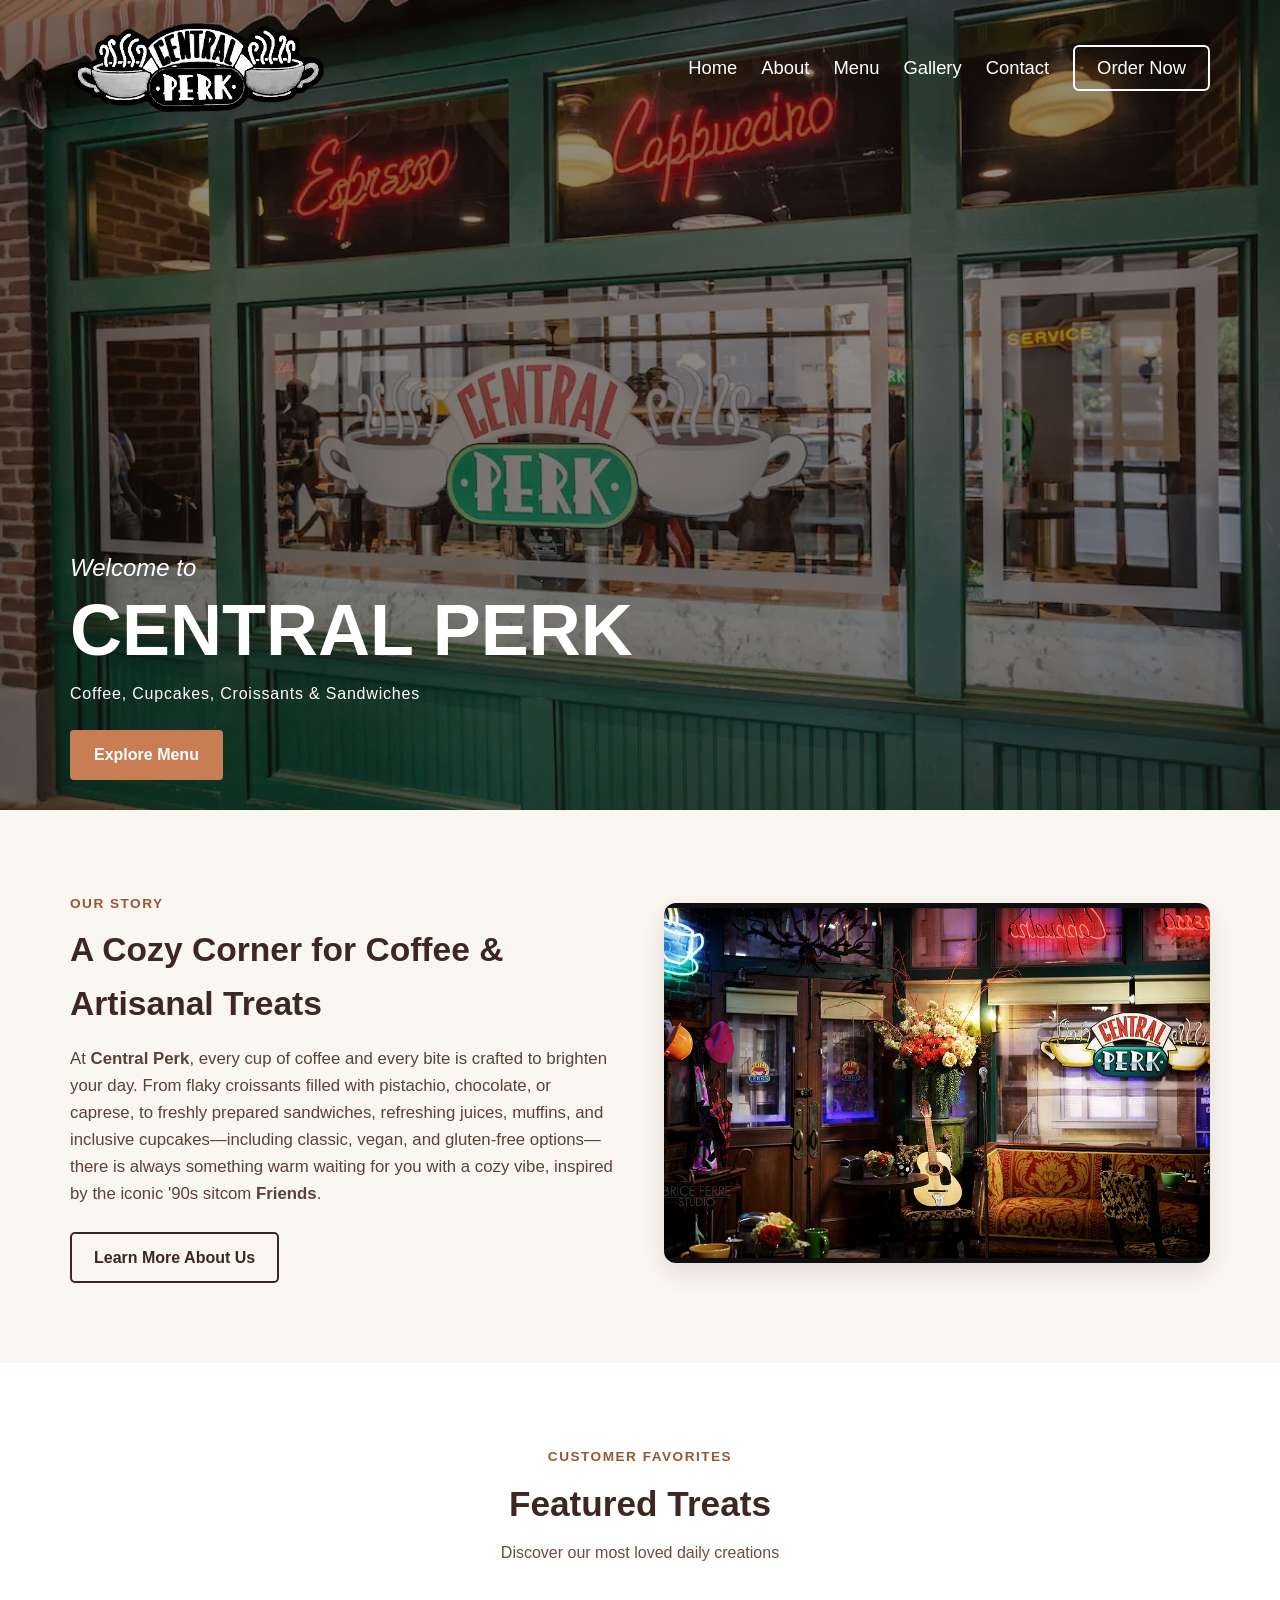
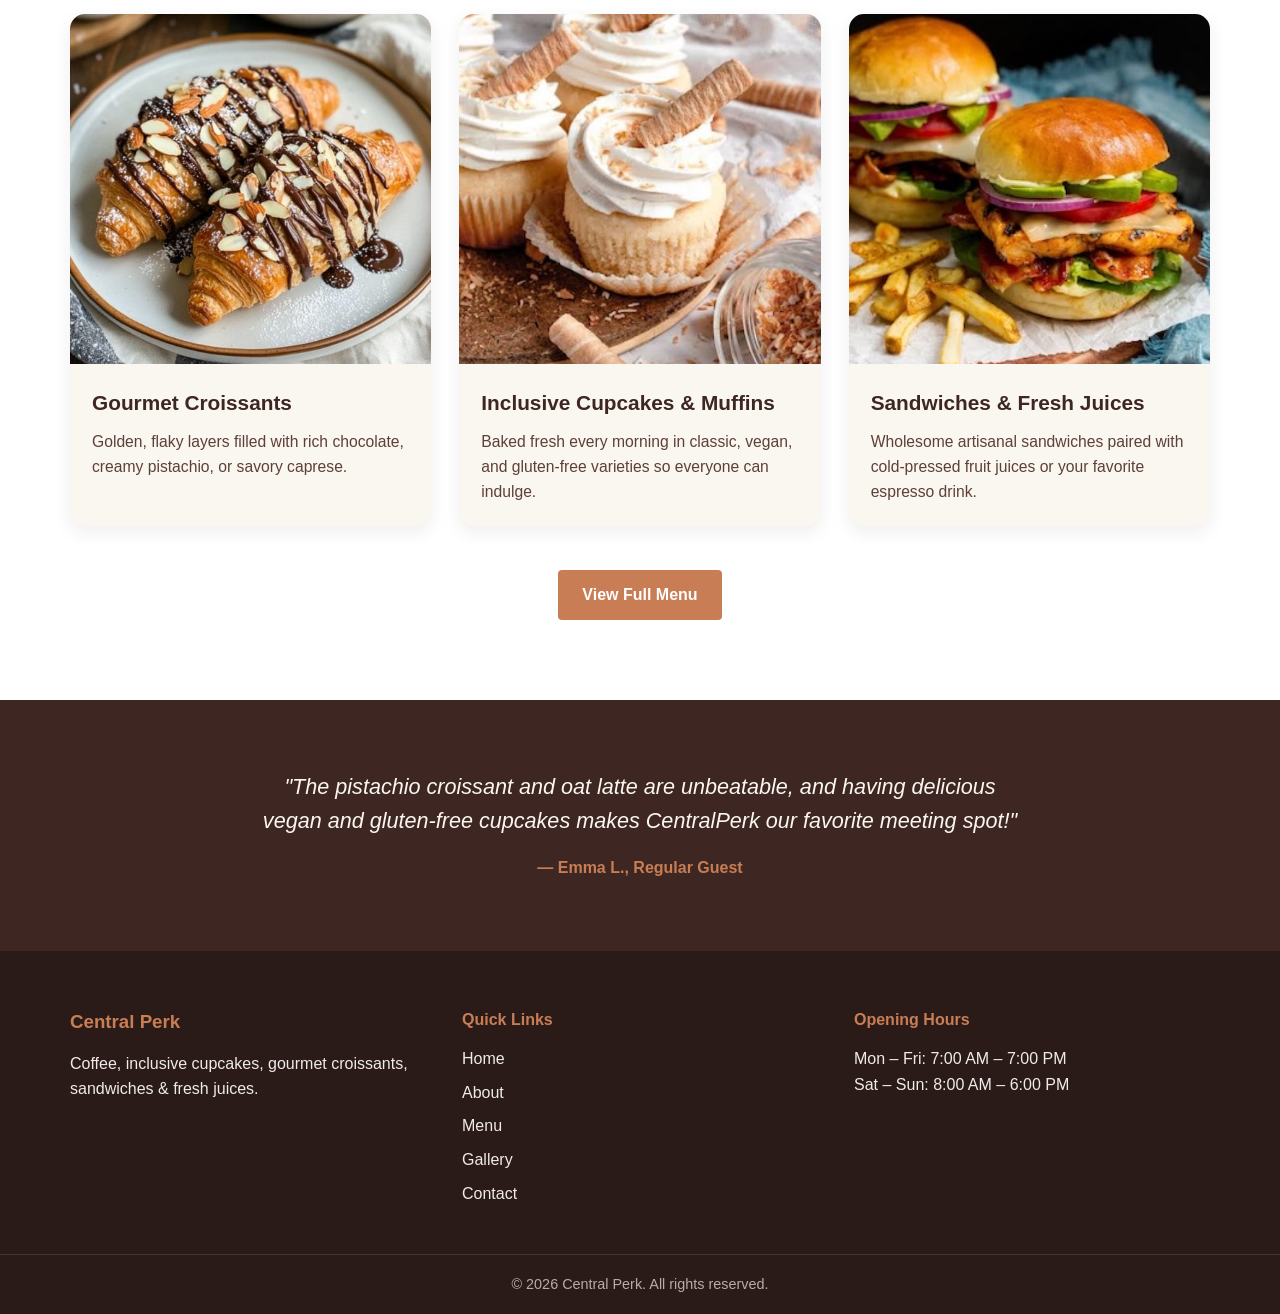
<file: index.html>
<!DOCTYPE html>
<html lang="en">
<head>
  <meta charset="UTF-8" />
  <meta name="viewport" content="width=device-width, initial-scale=1.0" />
  <title>Central Perk | Coffee, Cupcakes & Croissants</title>
  <link rel="stylesheet" href="css/styles.css" />
</head>
<body>
    <!--HERO AND NAVBAR-->
  <section class="hero">
    <header class="navbar">
      <a href="index.html" class="brand">
       <img src="Imagenes/litelogo2-bn.png" alt="CentralPerk Logo" class="logo-img" /> 
     </a>
      <nav class="nav-menu">
        <a href="index.html">Home</a>
        <a href="about.html">About</a>
        <a href="menu.html">Menu</a>
        <a href="gallery.html">Gallery</a>
        <a href="contact.html">Contact</a>
        <a href="menu.html" class="nav-cta">Order Now</a>
      </nav>
    </header>

    <div class="hero-overlay-content">
      <span class="hero-script">Welcome to</span>
      <h1>Central Perk</h1>
      <p class="hero-tagline">Coffee, Cupcakes, Croissants & Sandwiches</p>
      <a href="menu.html" class="hero-btn">Explore Menu</a>
    </div>
  </section>
  <!-- 1. WELCOME / SHORT STORY -->
  <section class="welcome-section">
    <div class="container welcome-grid">
      <div class="welcome-text">
        <span class="section-tag">Our Story</span>
        <h2>A Cozy Corner for Coffee & Artisanal Treats</h2>
        <p>
          At <strong>Central Perk</strong>, every cup of coffee and every bite is crafted to brighten your day. 
          From flaky croissants filled with pistachio, chocolate, or caprese, to freshly prepared sandwiches, 
          refreshing juices, muffins, and inclusive cupcakes—including classic, vegan, and gluten-free options—there is 
          always something warm waiting for you with a cozy vibe, inspired by the iconic '90s sitcom <strong> Friends</strong>.
        </p>
        <a href="about.html" class="btn-secondary">Learn More About Us</a>
      </div>
      <div class="welcome-image">
        <img src="Imagenes/CentralPerk.webp" alt="Coffee and pastries at CentralPerk" />
      </div>
    </div>
  </section>

  <!-- 2. FEATURED TREATS -->
  <section class="featured-section">
    <div class="container">
      <div class="section-header">
        <span class="section-tag">Customer Favorites</span>
        <h2>Featured Treats</h2>
        <p>Discover our most loved daily creations</p>
      </div>

      <div class="cards-grid">
        <!-- Card 1 -->
        <article class="product-card">
          <img src="Imagenes/croissantnutella.jpg" alt="Gourmet Filled Croissants" />
          <div class="card-body">
            <h3>Gourmet Croissants</h3>
            <p>Golden, flaky layers filled with rich chocolate, creamy pistachio, or savory caprese.</p>
          </div>
        </article>

        <!-- Card 2 -->
        <article class="product-card">
          <img src="Imagenes/GlutenFreeCoconutCupcakes.jpeg"Classic, Vegan and Gluten-Free Cupcakes" />
          <div class="card-body">
            <h3>Inclusive Cupcakes & Muffins</h3>
            <p>Baked fresh every morning in classic, vegan, and gluten-free varieties so everyone can indulge.</p>
          </div>
        </article>

        <!-- Card 3 -->
        <article class="product-card">
          <img src="Imagenes/grilledchickensandwich.jpeg" alt="Fresh Sandwiches and Juices" />
          <div class="card-body">
            <h3>Sandwiches & Fresh Juices</h3>
            <p>Wholesome artisanal sandwiches paired with cold-pressed fruit juices or your favorite espresso drink.</p>
          </div>
        </article>
      </div>

      <div class="center-cta">
        <a href="menu.html" class="hero-btn">View Full Menu</a>
      </div>
    </div>
  </section>

  <!-- 3. TESTIMONIAL -->
  <section class="testimonial-section">
    <div class="container testimonial-box">
      <blockquote>
        "The pistachio croissant and oat latte are unbeatable, and having delicious vegan and gluten-free cupcakes makes CentralPerk our favorite meeting spot!"
      </blockquote>
      <cite>— Emma L., Regular Guest</cite>
    </div>
  </section>

  <!-- 4. FOOTER -->
  <footer class="site-footer">
    <div class="container footer-grid">
      <div class="footer-col">
        <h3>Central Perk</h3>
        <p>Coffee, inclusive cupcakes, gourmet croissants, sandwiches & fresh juices.</p>
      </div>
      <div class="footer-col">
        <h4>Quick Links</h4>
        <ul>
          <li><a href="index.html">Home</a></li>
          <li><a href="about.html">About</a></li>
          <li><a href="menu.html">Menu</a></li>
          <li><a href="gallery.html">Gallery</a></li>
          <li><a href="contact.html">Contact</a></li>
        </ul>
      </div>
      <div class="footer-col">
        <h4>Opening Hours</h4>
        <p>Mon – Fri: 7:00 AM – 7:00 PM</p>
        <p>Sat – Sun: 8:00 AM – 6:00 PM</p>
      </div>
    </div>
    <div class="footer-bottom">
      <p>© 2026 Central Perk. All rights reserved.</p>
    </div>
  </footer>
</body>
</html>
</file>
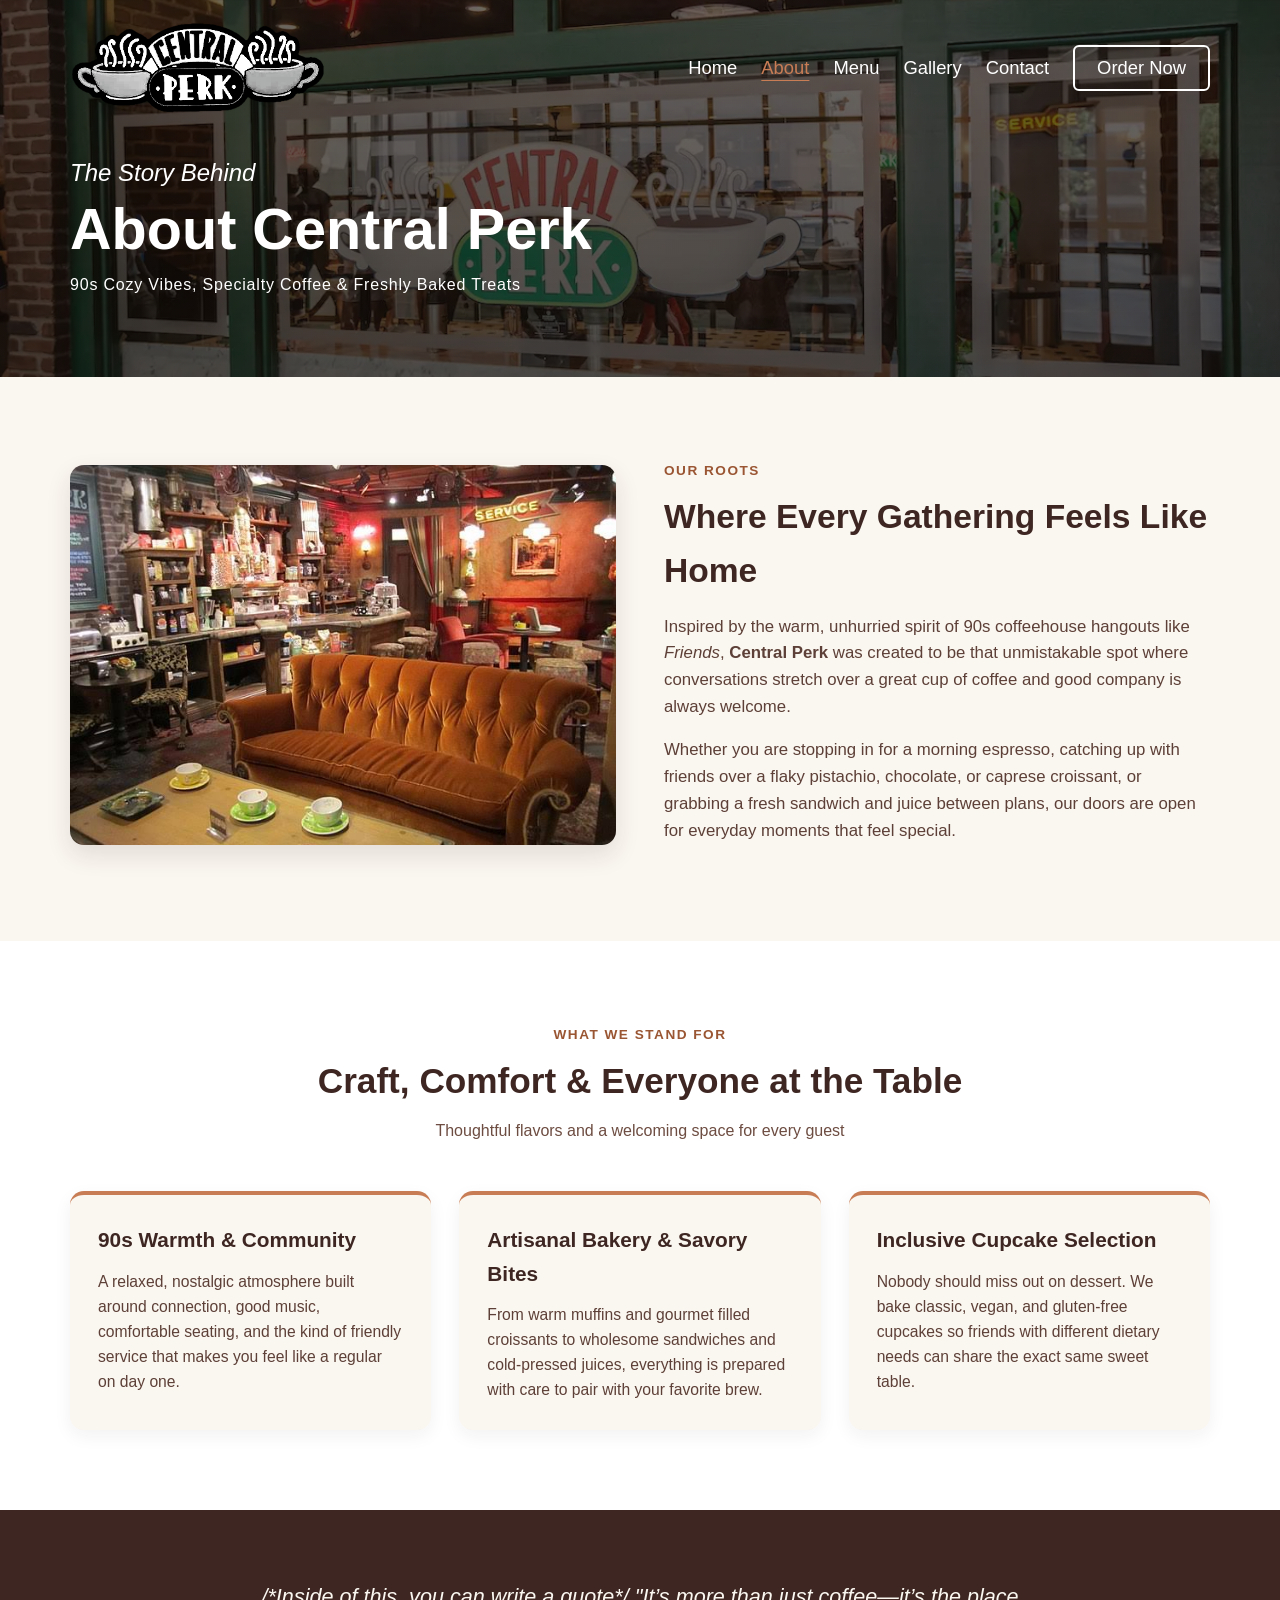
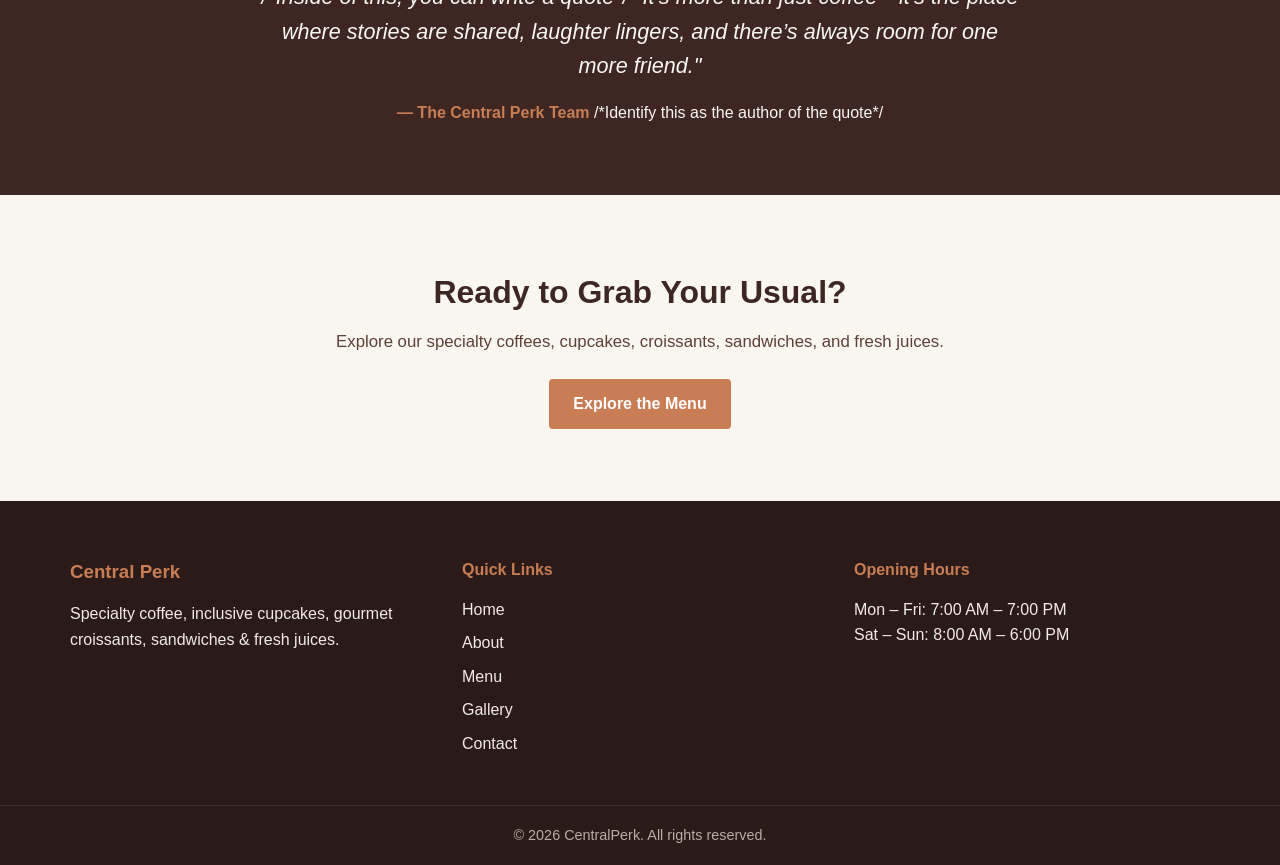
<file: about.html>
<!DOCTYPE html>
<html lang="en">
<head>
  <meta charset="UTF-8" />
  <meta name="viewport" content="width=device-width, initial-scale=1.0" />
  <title>About Us | Central Perk</title>
  <link rel="stylesheet" href="css/styles.css" />
  <link rel="stylesheet" href="css/about.css" />
</head>
<body>

  <!--HEADER-->
  <header class="page-header">
    <div class="navbar">
      <a href="index.html" class="brand">
        <img src="Imagenes/litelogo2-bn.png" alt="CentralPerk Logo" class="logo-img" />
      </a>
      <nav class="nav-menu">
        <a href="index.html">Home</a>
        <a href="about.html" class="active-link">About</a>
        <a href="menu.html">Menu</a>
        <a href="gallery.html">Gallery</a>
        <a href="contact.html">Contact</a>
        <a href="menu.html" class="nav-cta">Order Now</a>
      </nav>
    </div>

    <div class="page-banner-content">
      <span class="hero-script">The Story Behind</span>
      <h1>About Central Perk</h1>
      <p class="hero-tagline">90s Cozy Vibes, Specialty Coffee & Freshly Baked Treats</p>
    </div>
  </header>

  <!-- STORY-->
  <section class="about-story-section">
    <div class="container about-grid">
      <div class="about-image">
        <img src="Imagenes/cozyplace.jpeg" alt="Cozy 90s inspired lounge corner at Central Perk" />
      </div>
      <div class="about-text">
        <span class="section-tag">Our Roots</span>
        <h2>Where Every Gathering Feels Like Home</h2>
        <p>
          Inspired by the warm, unhurried spirit of 90s coffeehouse hangouts like <em>Friends</em>,
          <strong>Central Perk</strong> was created to be that unmistakable spot where conversations stretch
          over a great cup of coffee and good company is always welcome.
        </p>
        <p>
          Whether you are stopping in for a morning espresso, catching up with friends over a flaky
          pistachio, chocolate, or caprese croissant, or grabbing a fresh sandwich and juice between plans,
          our doors are open for everyday moments that feel special.
        </p>
      </div>
    </div>
  </section>

  <!-- OUR VALUES -->
  <section class="about-values-section">
    <div class="container">
      <div class="section-header">
        <span class="section-tag">What We Stand For</span>
        <h2>Craft, Comfort & Everyone at the Table</h2>
        <p>Thoughtful flavors and a welcoming space for every guest</p>
      </div>

      <div class="values-grid">
        <article class="value-card">
          <h3>90s Warmth & Community</h3>
          <p>
            A relaxed, nostalgic atmosphere built around connection, good music, comfortable seating,
            and the kind of friendly service that makes you feel like a regular on day one.
          </p>
        </article>

        <article class="value-card">
          <h3>Artisanal Bakery & Savory Bites</h3>
          <p>
            From warm muffins and gourmet filled croissants to wholesome sandwiches and cold-pressed juices,
            everything is prepared with care to pair with your favorite brew.
          </p>
        </article>

        <article class="value-card">
          <h3>Inclusive Cupcake Selection</h3>
          <p>
            Nobody should miss out on dessert. We bake classic, vegan, and gluten-free cupcakes so
            friends with different dietary needs can share the exact same sweet table.
          </p>
        </article>
      </div>
    </div>
  </section>

  <!-- DATES, TESTIMONIALS -->
  <section class="testimonial-section">
    <div class="container testimonial-box">
      <blockquote> /*Inside of this, you can write a quote*/
        "It’s more than just coffee—it’s the place where stories are shared, laughter lingers, and there’s always room for one more friend."
      </blockquote>
      <cite>— The Central Perk Team</cite> /*Identify this as the author of the quote*/
    </div>
  </section>

  <!-- CALL TO MENU-->
  <section class="about-cta-section">
    <div class="container about-cta-box">
      <h2>Ready to Grab Your Usual?</h2>
      <p>Explore our specialty coffees, cupcakes, croissants, sandwiches, and fresh juices.</p>
      <a href="menu.html" class="hero-btn">Explore the Menu</a>
    </div>
  </section>

  <!-- FOOTER -->
  <footer class="site-footer">
    <div class="container footer-grid">
      <div class="footer-col">
        <h3>Central Perk</h3>
        <p>Specialty coffee, inclusive cupcakes, gourmet croissants, sandwiches & fresh juices.</p>
      </div>
      <div class="footer-col">
        <h4>Quick Links</h4>
        <ul>
          <li><a href="index.html">Home</a></li>
          <li><a href="about.html">About</a></li>
          <li><a href="menu.html">Menu</a></li>
          <li><a href="gallery.html">Gallery</a></li>
          <li><a href="contact.html">Contact</a></li>
        </ul>
      </div>
      <div class="footer-col">
        <h4>Opening Hours</h4>
        <p>Mon – Fri: 7:00 AM – 7:00 PM</p>
        <p>Sat – Sun: 8:00 AM – 6:00 PM</p>
      </div>
    </div>
    <div class="footer-bottom">
      <p>© 2026 CentralPerk. All rights reserved.</p>
    </div>
  </footer>

</body>
</html>
</file>
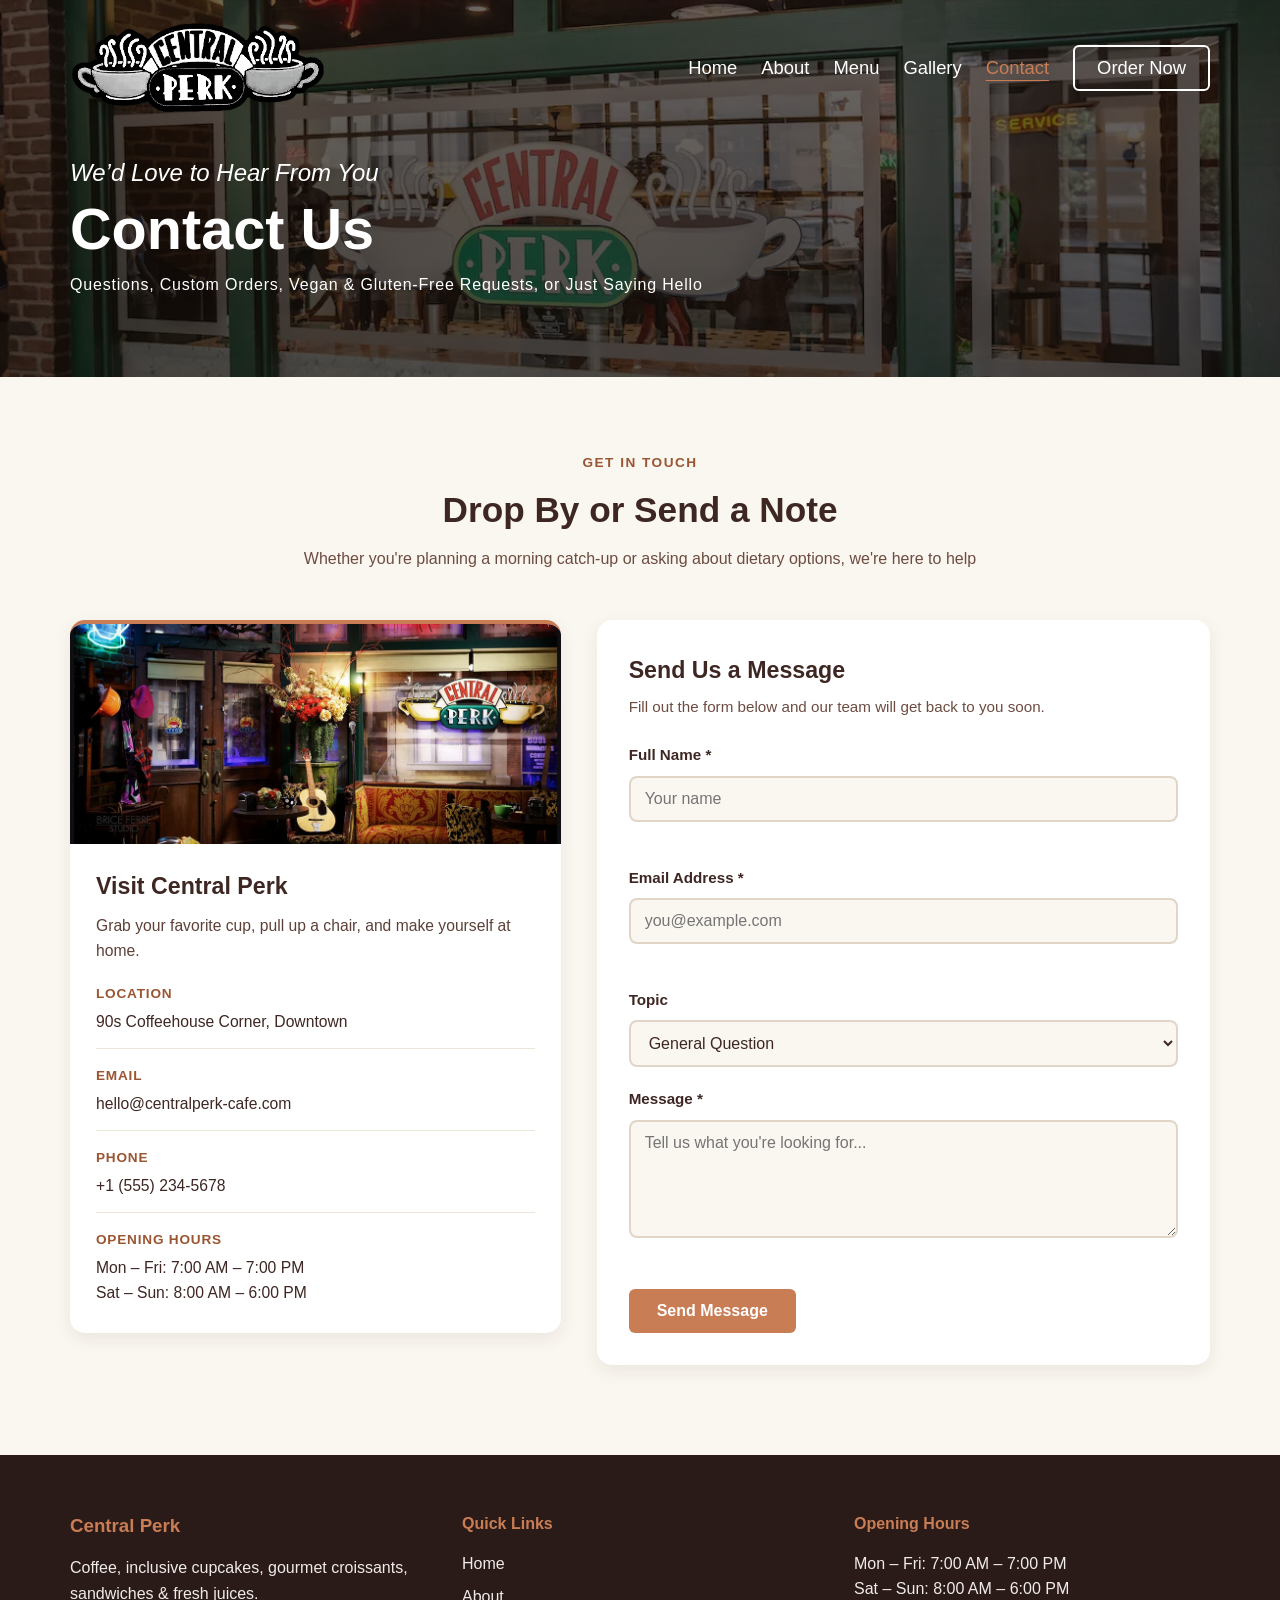
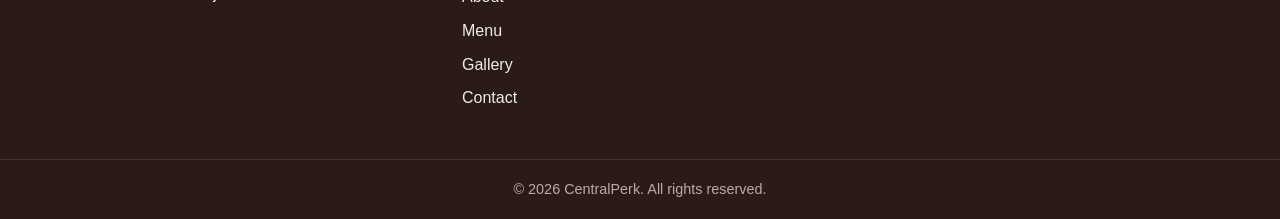
<file: contact.html>
<!DOCTYPE html>
<html lang="en">
<head>
  <meta charset="UTF-8" />
  <meta name="viewport" content="width=device-width, initial-scale=1.0" />
  <title>Contact | Central Perk</title>
  <link rel="stylesheet" href="css/styles.css" />
  <link rel="stylesheet" href="css/contact.css" />
</head>
<body>

  <!-- MAIN HEADER -->
  <header class="page-header">
    <div class="navbar">
      <a href="index.html" class="brand">
        <img src="Imagenes/litelogo2-bn.png" alt="CentralPerk Logo" class="logo-img" />
      </a>
      <nav class="nav-menu">
        <a href="index.html">Home</a>
        <a href="about.html">About</a>
        <a href="menu.html">Menu</a>
        <a href="gallery.html">Gallery</a>
        <a href="contact.html" class="active-link">Contact</a>
        <a href="menu.html" class="nav-cta">Order Now</a>
      </nav>
    </div>

    <div class="page-banner-content">
      <span class="hero-script">We’d Love to Hear From You</span>
      <h1>Contact Us</h1>
      <p class="hero-tagline">Questions, Custom Orders, Vegan & Gluten-Free Requests, or Just Saying Hello</p>
    </div>
  </header>

  <!-- CONTACT SECTION -->
  <main class="contact-section">
    <div class="container">
      <div class="section-header">
        <span class="section-tag">Get in Touch</span>
        <h2>Drop By or Send a Note</h2>
        <p>Whether you're planning a morning catch-up or asking about dietary options, we're here to help</p>
      </div>

      <div class="contact-grid">

        <!-- CONTACT INFO & HOURS -->
        <aside class="contact-info-card">
          <img src="Imagenes/CentralPerk.webp" alt="Central Perk cozy coffeehouse interior" class="contact-info-img" />
          <div class="contact-info-body">
            <h3>Visit Central Perk</h3>
            <p class="contact-intro">Grab your favorite cup, pull up a chair, and make yourself at home.</p>

            <div class="info-item">
              <strong>Location</strong>
              <p>90s Coffeehouse Corner, Downtown</p>
            </div>

            <div class="info-item">
              <strong>Email</strong>
              <p>hello@centralperk-cafe.com</p>
            </div>

            <div class="info-item">
              <strong>Phone</strong>
              <p>+1 (555) 234-5678</p>
            </div>

            <div class="info-item">
              <strong>Opening Hours</strong>
              <p>Mon – Fri: 7:00 AM – 7:00 PM</p>
              <p>Sat – Sun: 8:00 AM – 6:00 PM</p>
            </div>
          </div>
        </aside>

        <!-- INTERACTIVE CONTACT FORM -->
        <section class="contact-form-card" aria-label="Contact form">
          <h3>Send Us a Message</h3>
          <p class="form-subtitle">Fill out the form below and our team will get back to you soon.</p>

          <form id="contact-form" novalidate>
            <div class="form-group">
              <label for="name">Full Name *</label>
              <input type="text" id="name" name="name" placeholder="Your name" />
              <small class="error-msg" id="name-error"></small>
            </div>

            <div class="form-group">
              <label for="email">Email Address *</label>
              <input type="email" id="email" name="email" placeholder="you@example.com" />
              <small class="error-msg" id="email-error"></small>
            </div>

            <div class="form-group">
              <label for="topic">Topic</label>
              <select id="topic" name="topic">
                <option value="general">General Question</option>
                <option value="custom-order">Custom Cupcakes & Bakery Order</option>
                <option value="dietary">Vegan / Gluten-Free Info</option>
                <option value="feedback">Feedback & Kind Words</option>
              </select>
            </div>

            <div class="form-group">
              <label for="message">Message *</label>
              <textarea id="message" name="message" rows="5" placeholder="Tell us what you're looking for..."></textarea>
              <small class="error-msg" id="message-error"></small>
            </div>

            <button type="submit" class="submit-btn">Send Message</button>

            <div id="form-status" class="form-status hidden" role="status" aria-live="polite"></div>
          </form>
        </section>

      </div>
    </div>
  </main>

  <!-- FOOTER -->
  <footer class="site-footer">
    <div class="container footer-grid">
      <div class="footer-col">
        <h3>Central Perk</h3>
        <p>Coffee, inclusive cupcakes, gourmet croissants, sandwiches & fresh juices.</p>
      </div>
      <div class="footer-col">
        <h4>Quick Links</h4>
        <ul>
          <li><a href="index.html">Home</a></li>
          <li><a href="about.html">About</a></li>
          <li><a href="menu.html">Menu</a></li>
          <li><a href="gallery.html">Gallery</a></li>
          <li><a href="contact.html">Contact</a></li>
        </ul>
      </div>
      <div class="footer-col">
        <h4>Opening Hours</h4>
        <p>Mon – Fri: 7:00 AM – 7:00 PM</p>
        <p>Sat – Sun: 8:00 AM – 6:00 PM</p>
      </div>
    </div>
    <div class="footer-bottom">
      <p>© 2026 CentralPerk. All rights reserved.</p>
    </div>
  </footer>

  <!-- LINK TO JS -->
  <script src="javascript/contact.js"></script>
</body>
</html>
</file>
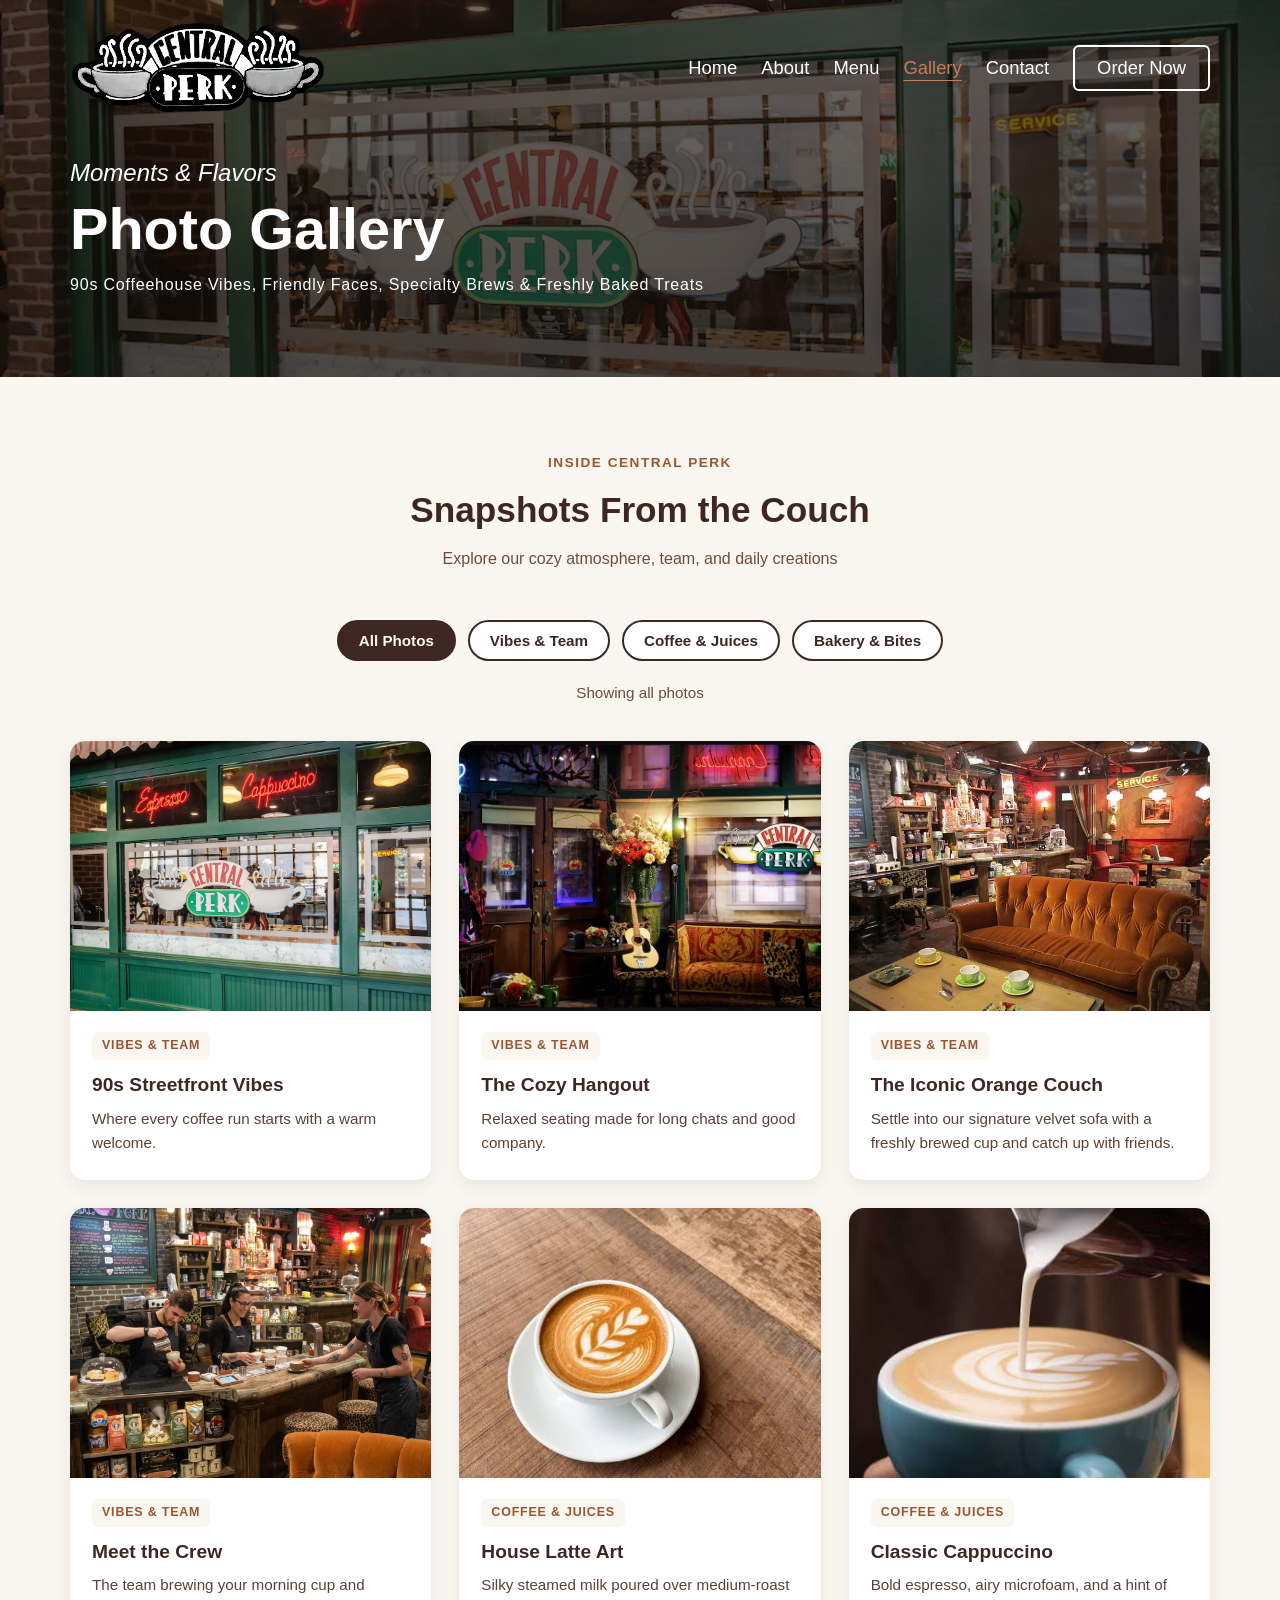
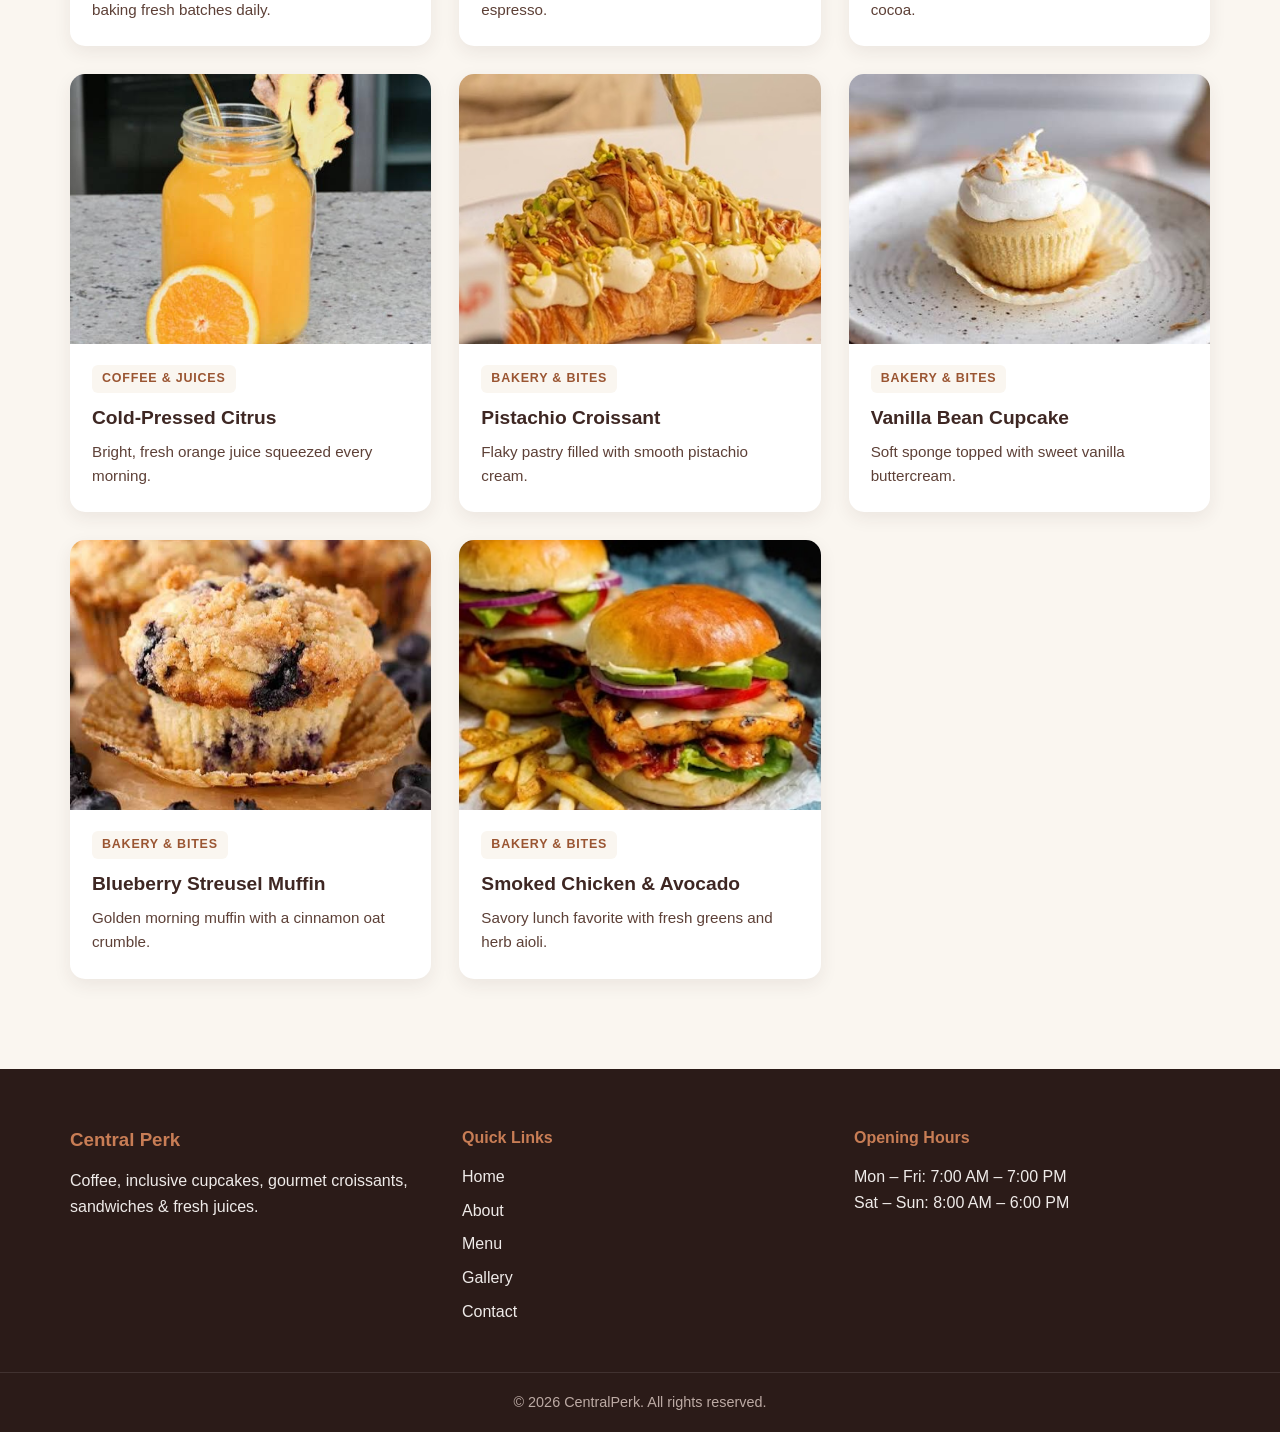
<file: gallery.html>
<!DOCTYPE html>
<html lang="en">
<head>
  <meta charset="UTF-8" />
  <meta name="viewport" content="width=device-width, initial-scale=1.0" />
  <title>Gallery | Central Perk</title>
  <link rel="stylesheet" href="css/styles.css" />
  <link rel="stylesheet" href="css/gallery.css" />
</head>
<body>

  <!-- MAIN HEADER -->
  <header class="page-header">
    <div class="navbar">
      <a href="index.html" class="brand">
        <img src="Imagenes/litelogo2-bn.png" alt="CentralPerk Logo" class="logo-img" />
      </a>
      <nav class="nav-menu">
        <a href="index.html">Home</a>
        <a href="about.html">About</a>
        <a href="menu.html">Menu</a>
        <a href="gallery.html" class="active-link">Gallery</a>
        <a href="contact.html">Contact</a>
        <a href="menu.html" class="nav-cta">Order Now</a>
      </nav>
    </div>

    <div class="page-banner-content">
      <span class="hero-script">Moments & Flavors</span>
      <h1>Photo Gallery</h1>
      <p class="hero-tagline">90s Coffeehouse Vibes, Friendly Faces, Specialty Brews & Freshly Baked Treats</p>
    </div>
  </header>

  <!-- GALLERY SECTION -->
  <main id="gallery-catalog" class="gallery-section">
    <div class="container">
      <div class="section-header">
        <span class="section-tag">Inside Central Perk</span>
        <h2>Snapshots From the Couch</h2>
        <p>Explore our cozy atmosphere, team, and daily creations</p>
      </div>

      <!-- FILTER BUTTONS -->
      <div class="filter-bar" role="group" aria-label="Filter gallery photos">
        <button class="filter-btn active" data-filter="all">All Photos</button>
        <button class="filter-btn" data-filter="vibes">Vibes & Team</button>
        <button class="filter-btn" data-filter="drinks">Coffee & Juices</button>
        <button class="filter-btn" data-filter="bakery">Bakery & Bites</button>
      </div>

      <!-- DYNAMIC COUNTER -->
      <p id="gallery-count" class="gallery-count">Showing all photos</p>

      <!-- GALLERY GRID -->
      <div class="gallery-grid">

        <!-- VIBES & TEAM -->
        <figure class="gallery-card" data-category="vibes">
          <img src="Imagenes/CentralPerkfondo.webp" alt="Central Perk 90s coffeehouse storefront" />
          <figcaption class="gallery-caption">
            <span class="category-badge">Vibes & Team</span>
            <h3>90s Streetfront Vibes</h3>
            <p>Where every coffee run starts with a warm welcome.</p>
          </figcaption>
        </figure>

        <figure class="gallery-card" data-category="vibes">
          <img src="Imagenes/CentralPerk.webp" alt="Cozy lounge atmosphere at Central Perk" />
          <figcaption class="gallery-caption">
            <span class="category-badge">Vibes & Team</span>
            <h3>The Cozy Hangout</h3>
            <p>Relaxed seating made for long chats and good company.</p>
          </figcaption>
        </figure>
        <figure class="gallery-card" data-category="vibes">
          <img src="Imagenes/cozyplace.jpeg" alt="Iconic orange velvet couch and coffee bar at Central Perk" />
          <figcaption class="gallery-caption">
            <span class="category-badge">Vibes & Team</span>
            <h3>The Iconic Orange Couch</h3>
            <p>Settle into our signature velvet sofa with a freshly brewed cup and catch up with friends.</p>
          </figcaption>
        </figure>
        <figure class="gallery-card" data-category="vibes">
          <img src="Imagenes/staff.jpeg" alt="Central Perk barista and kitchen team" />
          <figcaption class="gallery-caption">
            <span class="category-badge">Vibes & Team</span>
            <h3>Meet the Crew</h3>
            <p>The team brewing your morning cup and baking fresh batches daily.</p>
          </figcaption>
        </figure>

        <!-- COFFEE & JUICES -->
        <figure class="gallery-card" data-category="drinks">
          <img src="Imagenes/latte.jpeg" alt="Central Perk House Latte" />
          <figcaption class="gallery-caption">
            <span class="category-badge">Coffee & Juices</span>
            <h3>House Latte Art</h3>
            <p>Silky steamed milk poured over medium-roast espresso.</p>
          </figcaption>
        </figure>

        <figure class="gallery-card" data-category="drinks">
          <img src="Imagenes/cappuccino.jpeg" alt="90s Classic Cappuccino" />
          <figcaption class="gallery-caption">
            <span class="category-badge">Coffee & Juices</span>
            <h3>Classic Cappuccino</h3>
            <p>Bold espresso, airy microfoam, and a hint of cocoa.</p>
          </figcaption>
        </figure>

        <figure class="gallery-card" data-category="drinks">
          <img src="Imagenes/orangejuice.jpeg" alt="Freshly Squeezed Orange Juice" />
          <figcaption class="gallery-caption">
            <span class="category-badge">Coffee & Juices</span>
            <h3>Cold-Pressed Citrus</h3>
            <p>Bright, fresh orange juice squeezed every morning.</p>
          </figcaption>
        </figure>

        <!-- BAKERY & BITES -->
        <figure class="gallery-card" data-category="bakery">
          <img src="Imagenes/croissant pistacho.jpeg" alt="Roasted Pistachio Croissant" />
          <figcaption class="gallery-caption">
            <span class="category-badge">Bakery & Bites</span>
            <h3>Pistachio Croissant</h3>
            <p>Flaky pastry filled with smooth pistachio cream.</p>
          </figcaption>
        </figure>

        <figure class="gallery-card" data-category="bakery">
          <img src="Imagenes/vanillacupcake.jpeg" alt="Classic Vanilla Bean Cupcake" />
          <figcaption class="gallery-caption">
            <span class="category-badge">Bakery & Bites</span>
            <h3>Vanilla Bean Cupcake</h3>
            <p>Soft sponge topped with sweet vanilla buttercream.</p>
          </figcaption>
        </figure>

        <figure class="gallery-card" data-category="bakery">
          <img src="Imagenes/blueberrymuffin.jpeg" alt="Blueberry Streusel Muffin" />
          <figcaption class="gallery-caption">
            <span class="category-badge">Bakery & Bites</span>
            <h3>Blueberry Streusel Muffin</h3>
            <p>Golden morning muffin with a cinnamon oat crumble.</p>
          </figcaption>
        </figure>

        <figure class="gallery-card" data-category="bakery">
          <img src="Imagenes/grilledchickensandwich.jpeg" alt="Smoked Chicken and Avocado Sandwich" />
          <figcaption class="gallery-caption">
            <span class="category-badge">Bakery & Bites</span>
            <h3>Smoked Chicken & Avocado</h3>
            <p>Savory lunch favorite with fresh greens and herb aioli.</p>
          </figcaption>
        </figure>

      </div>
    </div>
  </main>

  <!-- FOOTER -->
  <footer class="site-footer">
    <div class="container footer-grid">
      <div class="footer-col">
        <h3>Central Perk</h3>
        <p>Coffee, inclusive cupcakes, gourmet croissants, sandwiches & fresh juices.</p>
      </div>
      <div class="footer-col">
        <h4>Quick Links</h4>
        <ul>
          <li><a href="index.html">Home</a></li>
          <li><a href="about.html">About</a></li>
          <li><a href="menu.html">Menu</a></li>
          <li><a href="gallery.html">Gallery</a></li>
          <li><a href="contact.html">Contact</a></li>
        </ul>
      </div>
      <div class="footer-col">
        <h4>Opening Hours</h4>
        <p>Mon – Fri: 7:00 AM – 7:00 PM</p>
        <p>Sat – Sun: 8:00 AM – 6:00 PM</p>
      </div>
    </div>
    <div class="footer-bottom">
      <p>© 2026 CentralPerk. All rights reserved.</p>
    </div>
  </footer>

  <!-- LINK TO JS -->
  <script src="javascript/gallery.js"></script>
</body>
</html>
</file>
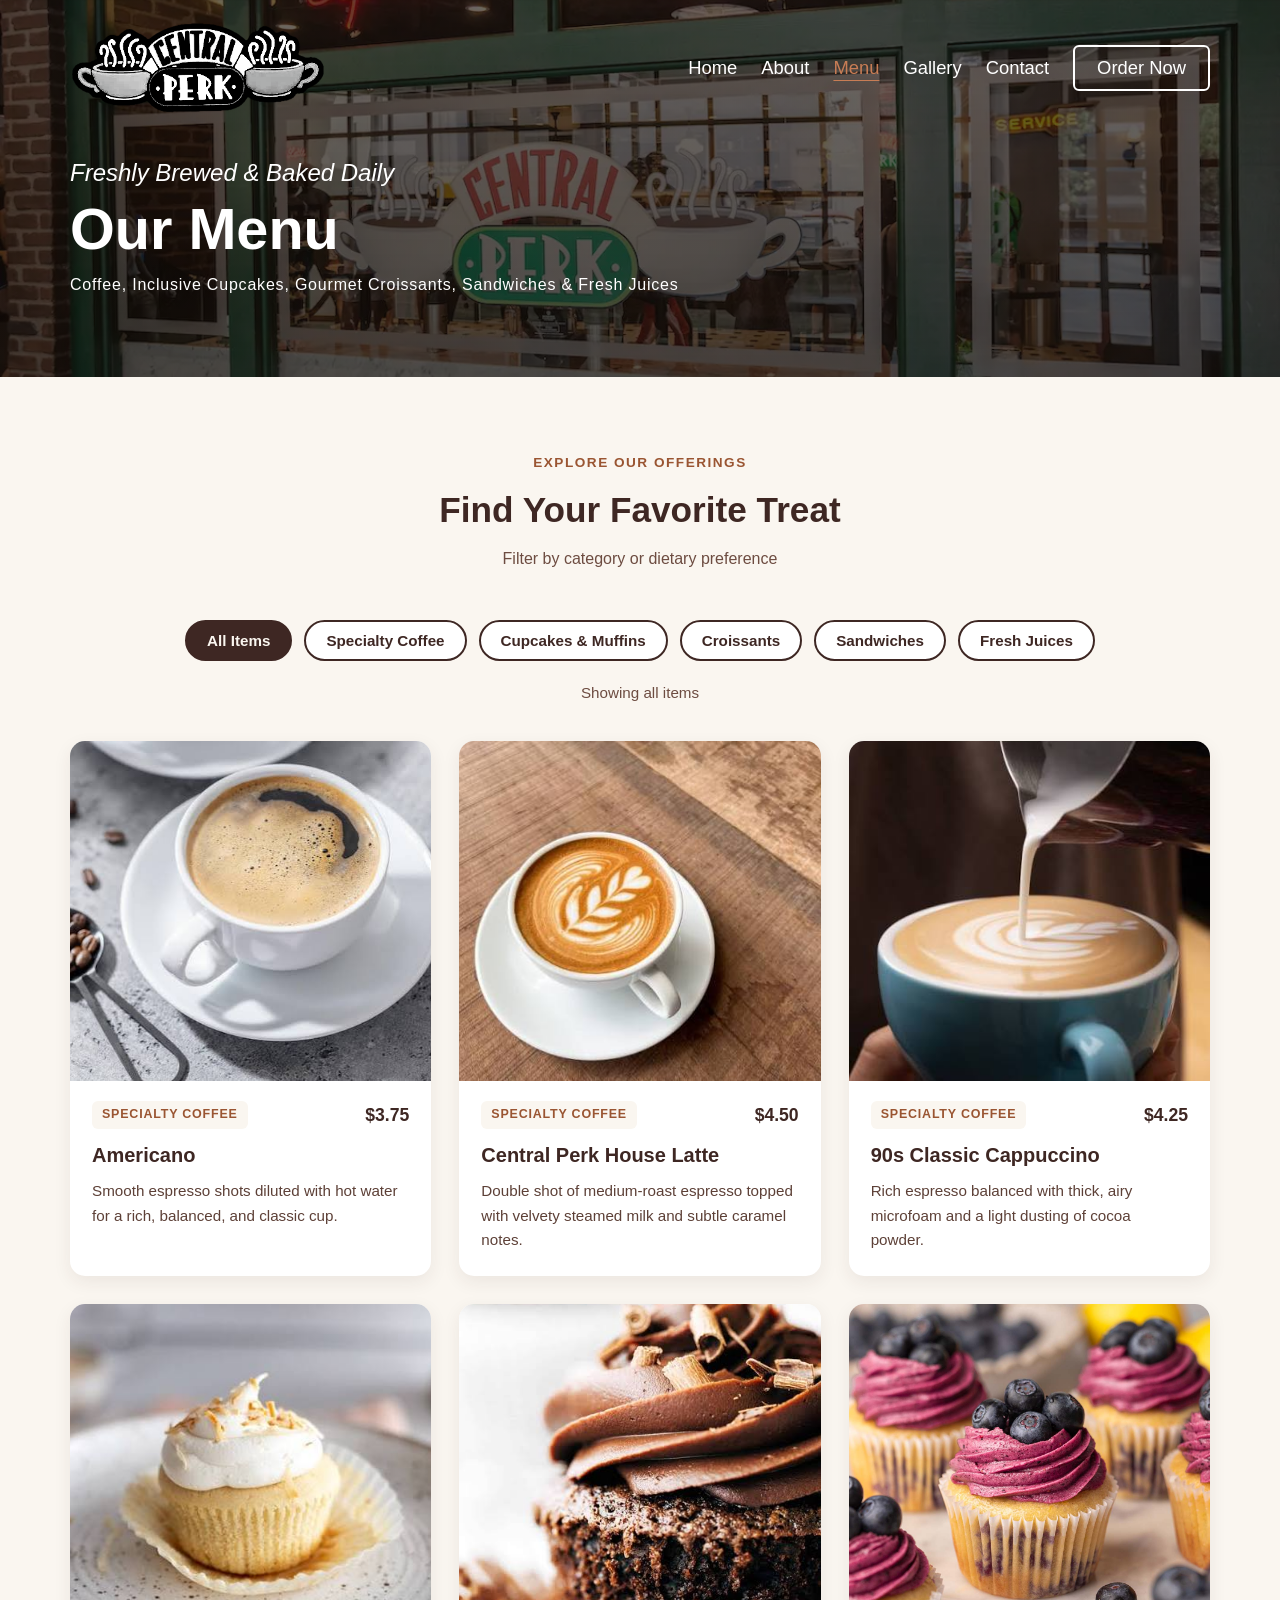
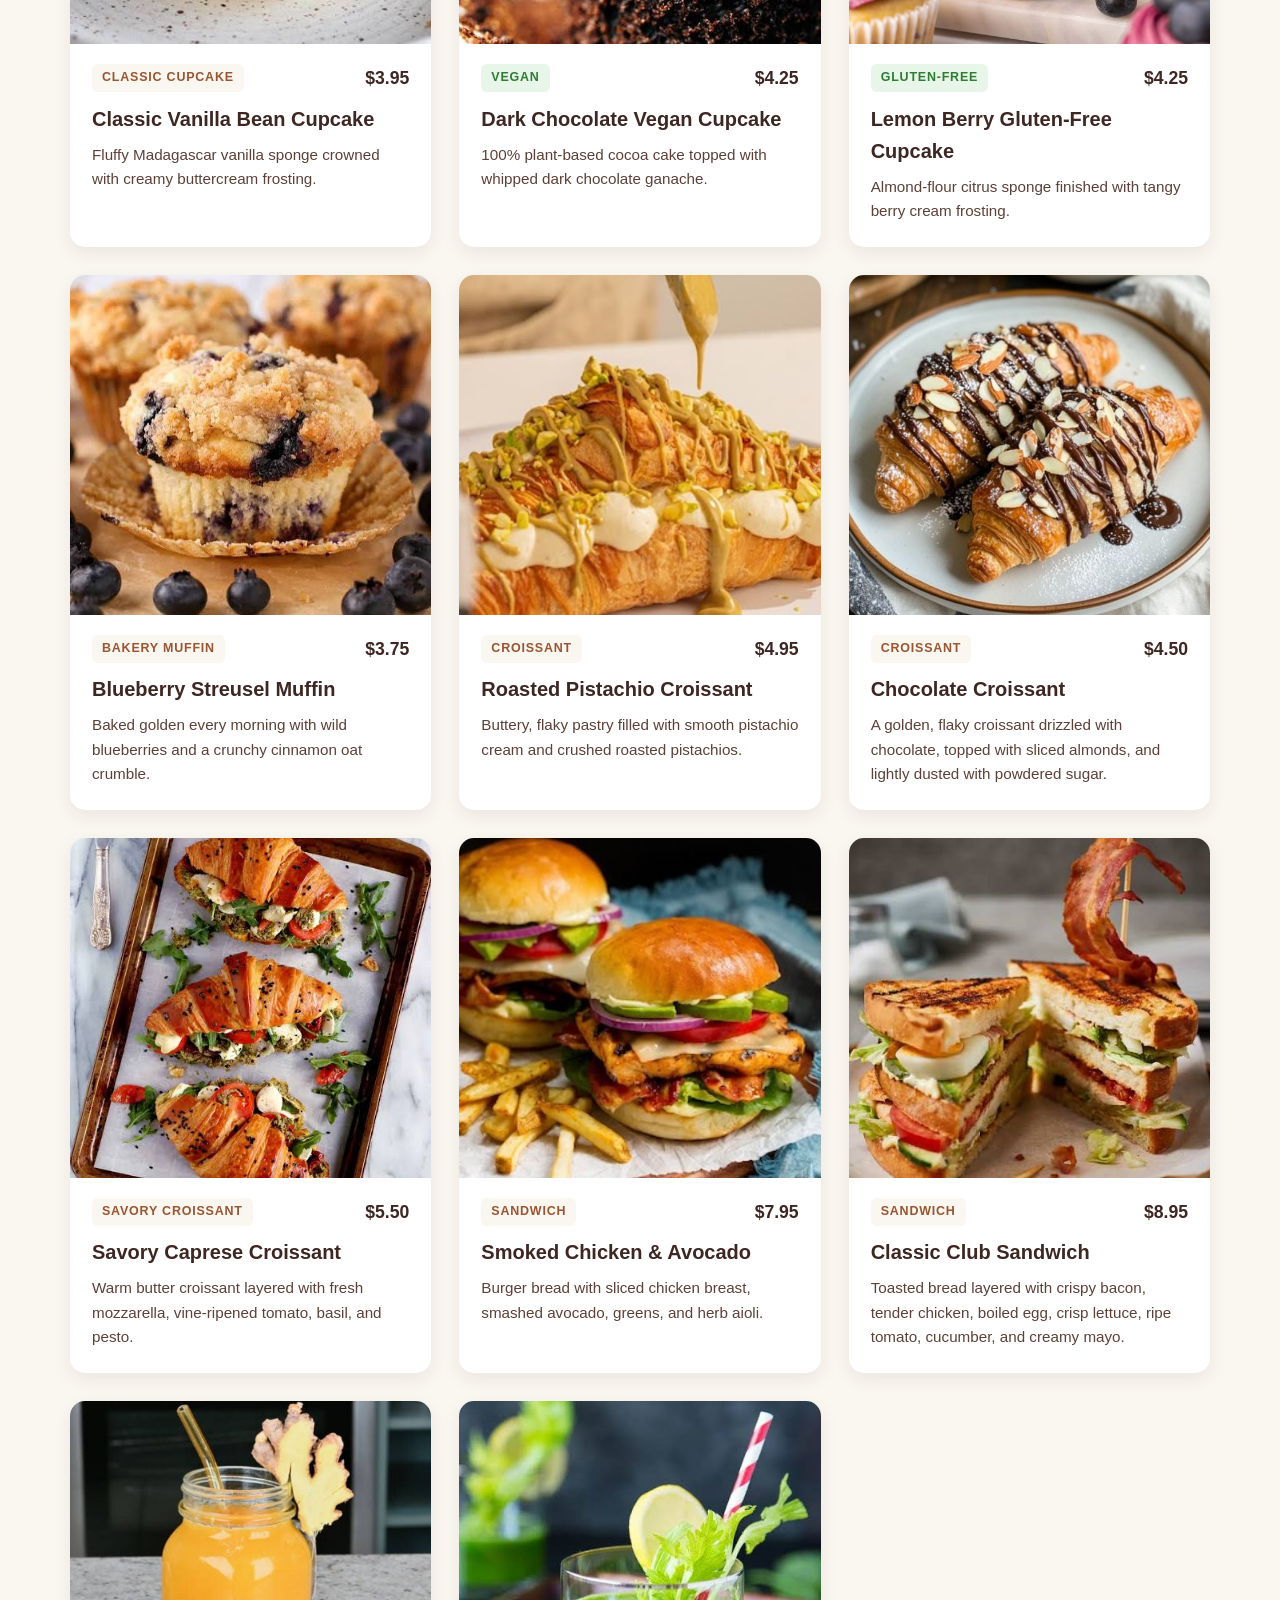
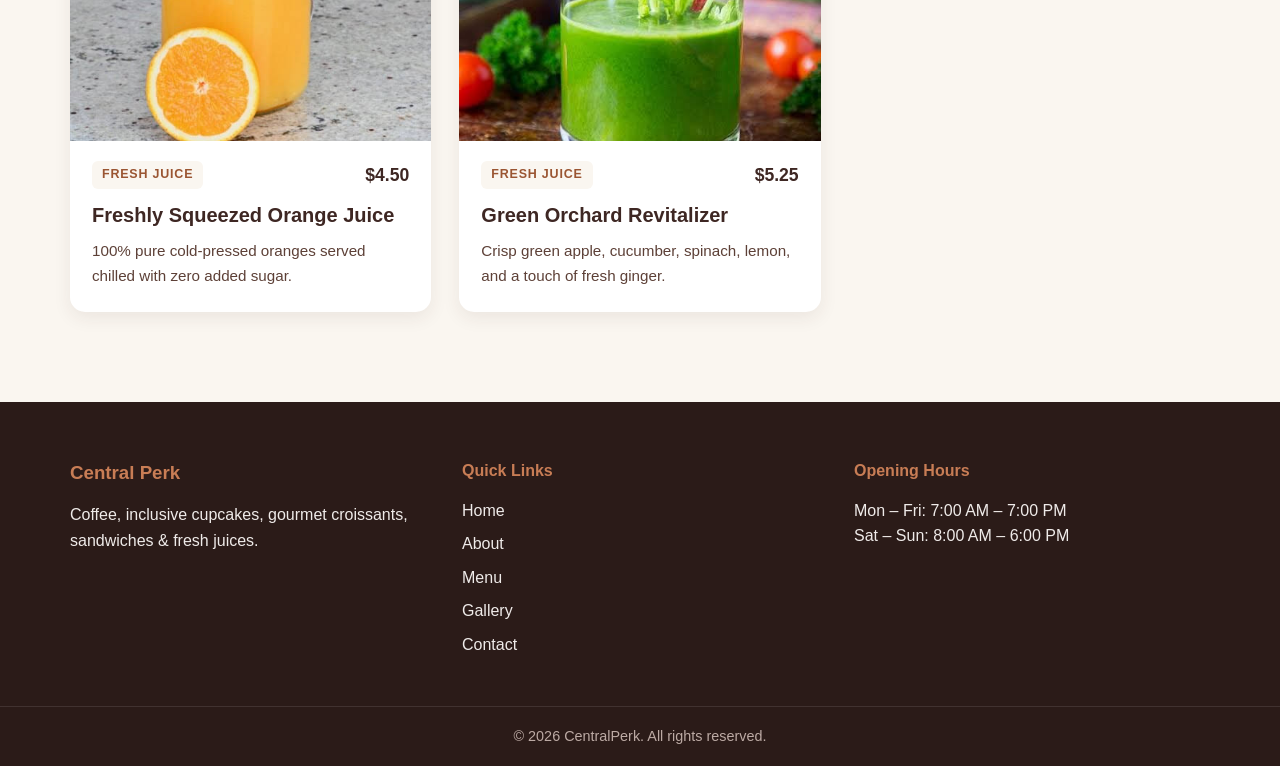
<file: menu.html>
<!DOCTYPE html>
<html lang="en">
<head>
  <meta charset="UTF-8" />
  <meta name="viewport" content="width=device-width, initial-scale=1.0" />
  <title>Menu | Central Perk</title>
  <link rel="stylesheet" href="css/styles.css" />
  <link rel="stylesheet" href="css/menu.css" />
</head>
<body>

  <!-- MAIN HEADER-->
  <header class="page-header">
    <div class="navbar">
      <a href="index.html" class="brand">
        <img src="Imagenes/litelogo2-bn.png" alt="CentralPerk Logo" class="logo-img" />
      </a>
      <nav class="nav-menu">
        <a href="index.html">Home</a>
        <a href="about.html">About</a>
        <a href="menu.html" class="active-link">Menu</a>
        <a href="gallery.html">Gallery</a>
        <a href="contact.html">Contact</a>
        <a href="#menu-catalog" class="nav-cta">Order Now</a>
      </nav>
    </div>

    <div class="page-banner-content">
      <span class="hero-script">Freshly Brewed & Baked Daily</span>
      <h1>Our Menu</h1>
      <p class="hero-tagline">Coffee, Inclusive Cupcakes, Gourmet Croissants, Sandwiches & Fresh Juices</p>
    </div>
  </header>

  <!-- CATALOGUE WITH FILTERS IN JS-->
  <main id="menu-catalog" class="menu-section">
    <div class="container">
      <div class="section-header">
        <span class="section-tag">Explore Our Offerings</span>
        <h2>Find Your Favorite Treat</h2>
        <p>Filter by category or dietary preference</p>
      </div>

      <!-- FILTER BUTTONS -->
      <div class="filter-bar" role="group" aria-label="Filter menu items">
        <button class="filter-btn active" data-filter="all">All Items</button>
        <button class="filter-btn" data-filter="coffee">Specialty Coffee</button>
        <button class="filter-btn" data-filter="cupcakes">Cupcakes & Muffins</button>
        <button class="filter-btn" data-filter="croissants">Croissants</button>
        <button class="filter-btn" data-filter="sandwiches">Sandwiches</button>
        <button class="filter-btn" data-filter="juices">Fresh Juices</button>
      </div>

      <!-- DINAMIC COUNTER -->
      <p id="menu-count" class="menu-count">Showing all items</p>

      <!-- GRID OF PRODUCTS -->
      <div class="menu-grid">

        <!-- CAFÉS -->
         <article class="menu-card" data-category="coffee">
          <img src="Imagenes/americano.jpeg" alt="Americano Coffee" />
          <div class="menu-card-body">
            <div class="menu-card-top">
              <span class="category-badge">Specialty Coffee</span>
              <span class="price">$3.75</span>
            </div>
            <h3>Americano</h3>
            <p>Smooth espresso shots diluted with hot water for a rich, balanced, and classic cup.</p>
          </div>
        </article>
        <article class="menu-card" data-category="coffee">
          <img src="Imagenes/latte.jpeg" alt="Central Perk House Latte" />
          <div class="menu-card-body">
            <div class="menu-card-top">
              <span class="category-badge">Specialty Coffee</span>
              <span class="price">$4.50</span>
            </div>
            <h3>Central Perk House Latte</h3>
            <p>Double shot of medium-roast espresso topped with velvety steamed milk and subtle caramel notes.</p>
          </div>
        </article>

        <article class="menu-card" data-category="coffee">
          <img src="Imagenes/cappuccino.jpeg" alt="90s Classic Cappuccino" />
          <div class="menu-card-body">
            <div class="menu-card-top">
              <span class="category-badge">Specialty Coffee</span>
              <span class="price">$4.25</span>
            </div>
            <h3>90s Classic Cappuccino</h3>
            <p>Rich espresso balanced with thick, airy microfoam and a light dusting of cocoa powder.</p>
          </div>
        </article>

        <!-- CUPCAKES/MUFFINS -->
        <article class="menu-card" data-category="cupcakes">
          <img src="Imagenes/vanillacupcake.jpeg" alt="Classic Vanilla Bean Cupcake" />
          <div class="menu-card-body">
            <div class="menu-card-top">
              <span class="category-badge">Classic Cupcake</span>
              <span class="price">$3.95</span>
            </div>
            <h3>Classic Vanilla Bean Cupcake</h3>
            <p>Fluffy Madagascar vanilla sponge crowned with creamy buttercream frosting.</p>
          </div>
        </article>

        <article class="menu-card" data-category="cupcakes">
          <img src="Imagenes/glutenfreechocolate.jpeg" alt="Dark Chocolate Vegan Cupcake" />
          <div class="menu-card-body">
            <div class="menu-card-top">
              <span class="category-badge badge-diet">Vegan</span>
              <span class="price">$4.25</span>
            </div>
            <h3>Dark Chocolate Vegan Cupcake</h3>
            <p>100% plant-based cocoa cake topped with whipped dark chocolate ganache.</p>
          </div>
        </article>

        <article class="menu-card" data-category="cupcakes">
          <img src="Imagenes/lemonberry.jpg" alt="Lemon Berry Gluten-Free Cupcake" />
          <div class="menu-card-body">
            <div class="menu-card-top">
              <span class="category-badge badge-diet">Gluten-Free</span>
              <span class="price">$4.25</span>
            </div>
            <h3>Lemon Berry Gluten-Free Cupcake</h3>
            <p>Almond-flour citrus sponge finished with tangy berry cream frosting.</p>
          </div>
        </article>

        <article class="menu-card" data-category="cupcakes">
          <img src="Imagenes/blueberrymuffin.jpeg" alt="Warm Blueberry Muffin" />
          <div class="menu-card-body">
            <div class="menu-card-top">
              <span class="category-badge">Bakery Muffin</span>
              <span class="price">$3.75</span>
            </div>
            <h3>Blueberry Streusel Muffin</h3>
            <p>Baked golden every morning with wild blueberries and a crunchy cinnamon oat crumble.</p>
          </div>
        </article>

        <!-- CROISSANTS -->
        <article class="menu-card" data-category="croissants">
          <img src="Imagenes/croissant pistacho.jpeg" alt="Roasted Pistachio Croissant" />
          <div class="menu-card-body">
            <div class="menu-card-top">
              <span class="category-badge">Croissant</span>
              <span class="price">$4.95</span>
            </div>
            <h3>Roasted Pistachio Croissant</h3>
            <p>Buttery, flaky pastry filled with smooth pistachio cream and crushed roasted pistachios.</p>
          </div>
        </article>

        <article class="menu-card" data-category="croissants">
          <img src="Imagenes/croissantnutella.jpg" alt="Chocolate Croissant" />
          <div class="menu-card-body">
            <div class="menu-card-top">
              <span class="category-badge">Croissant</span>
              <span class="price">$4.50</span>
            </div>
            <h3>Chocolate Croissant</h3>
            <p>A golden, flaky croissant drizzled with chocolate, topped with sliced almonds, and lightly dusted with powdered sugar.</p>
          </div>
        </article>

        <article class="menu-card" data-category="croissants">
          <img src="Imagenes/croissant breakfast.jpeg" alt="Savory Caprese Croissant" />
          <div class="menu-card-body">
            <div class="menu-card-top">
              <span class="category-badge">Savory Croissant</span>
              <span class="price">$5.50</span>
            </div>
            <h3>Savory Caprese Croissant</h3>
            <p>Warm butter croissant layered with fresh mozzarella, vine-ripened tomato, basil, and pesto.</p>
          </div>
        </article>

        <!-- SÁNDWICHES -->
        <article class="menu-card" data-category="sandwiches">
          <img src="Imagenes/grilledchickensandwich.jpeg" alt="Smoked Chicken & Avocado Ciabatta" />
          <div class="menu-card-body">
            <div class="menu-card-top">
              <span class="category-badge">Sandwich</span>
              <span class="price">$7.95</span>
            </div>
            <h3>Smoked Chicken & Avocado</h3>
            <p>Burger bread with sliced chicken breast, smashed avocado, greens, and herb aioli.</p>
          </div>
        </article>
        <article class="menu-card" data-category="sandwiches">
          <img src="Imagenes/clubsandwich.jpeg" alt="Classic Triple-Decker Club Sandwich" />
          <div class="menu-card-body">
            <div class="menu-card-top">
              <span class="category-badge">Sandwich</span>
              <span class="price">$8.95</span>
            </div>
            <h3>Classic Club Sandwich</h3>
            <p>Toasted bread layered with crispy bacon, tender chicken, boiled egg, crisp lettuce, ripe tomato, cucumber, and creamy mayo.</p>
          </div>
        </article>

        <!-- JUICES-->
        <article class="menu-card" data-category="juices">
          <img src="Imagenes/orangejuice.jpeg" alt="Freshly Squeezed Orange Juice" />
          <div class="menu-card-body">
            <div class="menu-card-top">
              <span class="category-badge">Fresh Juice</span>
              <span class="price">$4.50</span>
            </div>
            <h3>Freshly Squeezed Orange Juice</h3>
            <p>100% pure cold-pressed oranges served chilled with zero added sugar.</p>
          </div>
        </article>

        <article class="menu-card" data-category="juices">
          <img src="Imagenes/greenjuice.jpeg" alt="Green Orchard Revitalizer" />
          <div class="menu-card-body">
            <div class="menu-card-top">
              <span class="category-badge">Fresh Juice</span>
              <span class="price">$5.25</span>
            </div>
            <h3>Green Orchard Revitalizer</h3>
            <p>Crisp green apple, cucumber, spinach, lemon, and a touch of fresh ginger.</p>
          </div>
        </article>

      </div>
    </div>
  </main>

  <!-- FOOTER-->
  <footer class="site-footer">
    <div class="container footer-grid">
      <div class="footer-col">
        <h3>Central Perk</h3>
        <p>Coffee, inclusive cupcakes, gourmet croissants, sandwiches & fresh juices.</p>
      </div>
      <div class="footer-col">
        <h4>Quick Links</h4>
        <ul>
          <li><a href="index.html">Home</a></li>
          <li><a href="about.html">About</a></li>
          <li><a href="menu.html">Menu</a></li>
          <li><a href="gallery.html">Gallery</a></li>
          <li><a href="contact.html">Contact</a></li>
        </ul>
      </div>
      <div class="footer-col">
        <h4>Opening Hours</h4>
        <p>Mon – Fri: 7:00 AM – 7:00 PM</p>
        <p>Sat – Sun: 8:00 AM – 6:00 PM</p>
      </div>
    </div>
    <div class="footer-bottom">
      <p>© 2026 CentralPerk. All rights reserved.</p>
    </div>
  </footer>

  <!-- link to js-->
  <script src="javascript/menu.js"></script>
</body>
</html>
</file>
<file: css/styles.css>
/* RESET Y ESTILOS BASE */
* {
  margin: 0;
  padding: 0;
  box-sizing: border-box;
}

body {
  font-family: Arial, sans-serif;
  background-color: #FAF6F0;
  color: #3E2723;
  line-height: 1.6;
}

.container {
  width: 90%;
  max-width: 1140px;
  margin: 0 auto;
}

/* NAVEGACIÓN COMPARTIDA */
.navbar {
  display: flex;
  justify-content: space-between;
  align-items: center;
  width: 90%;
  max-width: 1140px;
  margin: 0 auto;
  padding: 22px 0 12px;
}

.brand {
  display: flex;
  align-items: center;
  text-decoration: none;
  color: #ffffff;
  font-size: 1.5rem;
  font-weight: bold;
}

.logo-img {
  height: 92px;
  width: auto;
  display: block;
  margin: 0;
}

.nav-menu {
  display: flex;
  align-items: center;
  gap: 24px;
}

.nav-menu a {
  color: #ffffff;
  text-decoration: none;
  font-size: 1.15rem;
  font-weight: 500;
  line-height: 1.2;
  transition: color 0.3s ease;
}

.nav-menu a:hover {
  color: #c87d55;
}

.nav-menu a.active-link {
  color: #c87d55;
  text-decoration: underline;
  text-underline-offset: 6px;
}

.nav-cta {
  border: 2px solid #ffffff;
  padding: 10px 22px;
  border-radius: 6px;
  font-size: 1.15rem;
  font-weight: bold;
}

/* HERO DE HOME (INDEX.HTML) */
.hero {
  min-height: 90vh;
  width: 100%;
  color: #ffffff;
  background-image:
    linear-gradient(rgba(18, 12, 8, 0.45), rgba(18, 12, 8, 0.55)),
    url("../Imagenes/CentralPerkfondo.webp");
  background-size: cover;
  background-position: center;
  background-repeat: no-repeat;
  display: flex;
  flex-direction: column;
  justify-content: space-between;
}

.hero-overlay-content {
  width: 90%;
  max-width: 1140px;
  margin-left: auto;
  margin-right: auto;
  margin-bottom: 30px;
  padding: 40px 0 0;
}

.hero-overlay-content h1 {
  font-size: clamp(2.5rem, 6vw, 4.5rem);
  line-height: 1.05;
  text-transform: uppercase;
  margin-bottom: 12px;
}

/* CABECERA COMPARTIDA DE PÁGINAS INTERIORES (ABOUT, MENU, GALLERY, CONTACT) */
.page-header {
  background-image:
    linear-gradient(rgba(18, 12, 8, 0.62), rgba(18, 12, 8, 0.72)),
    url("../Imagenes/CentralPerkfondo.webp");
  background-size: cover;
  background-position: center;
  color: #ffffff;
  padding-bottom: 56px;
}

.page-banner-content {
  width: 90%;
  max-width: 1140px;
  margin: 28px auto 0;
}

.page-banner-content h1 {
  font-size: clamp(2.2rem, 5vw, 3.6rem);
  line-height: 1.1;
  margin-bottom: 10px;
}

/* TEXTOS Y BOTONES COMPARTIDOS */
.hero-script {
  display: block;
  font-style: italic;
  font-size: 1.5rem;
  margin-bottom: 6px;
}

.hero-tagline {
  font-size: 1rem;
  letter-spacing: 0.8px;
  margin-bottom: 24px;
}

.hero-btn {
  display: inline-block;
  background-color: #c87d55;
  color: #ffffff;
  text-decoration: none;
  padding: 12px 24px;
  border-radius: 4px;
  font-weight: bold;
  transition: background-color 0.3s ease;
}

.hero-btn:hover {
  background-color: #b06842;
}

.btn-secondary {
  display: inline-block;
  border: 2px solid #3E2723;
  color: #3E2723;
  text-decoration: none;
  padding: 11px 22px;
  border-radius: 5px;
  font-weight: bold;
  transition: all 0.3s ease;
}

.btn-secondary:hover {
  background-color: #3E2723;
  color: #ffffff;
}

.section-tag {
  display: inline-block;
  color: #9A5532;
  font-weight: bold;
  text-transform: uppercase;
  letter-spacing: 1.5px;
  font-size: 0.85rem;
  margin-bottom: 8px;
}

.section-header {
  text-align: center;
  margin-bottom: 48px;
}

.section-header h2 {
  font-size: 2.2rem;
  margin-bottom: 8px;
  color: #3E2723;
}

.section-header p {
  color: #6D4C41;
}

/* SECCIONES EXCLUSIVAS DE INDEX.HTML */
.welcome-section {
  padding: 80px 0;
  background-color: #FAF6F0;
}

.welcome-grid {
  display: flex;
  align-items: center;
  gap: 48px;
}

.welcome-text {
  flex: 1;
}

.welcome-text h2 {
  font-size: 2.1rem;
  margin-bottom: 16px;
  color: #3E2723;
}

.welcome-text p {
  margin-bottom: 24px;
  color: #5D4037;
  font-size: 1.05rem;
}

.welcome-image {
  flex: 1;
}

.welcome-image img {
  width: 100%;
  height: 360px;
  object-fit: cover;
  border-radius: 12px;
  box-shadow: 0 10px 25px rgba(62, 39, 35, 0.12);
}

.featured-section {
  padding: 80px 0;
  background-color: #FFFFFF;
}

.cards-grid {
  display: grid;
  grid-template-columns: repeat(3, 1fr);
  gap: 28px;
}

.product-card {
  background-color: #FAF6F0;
  border-radius: 15px;
  overflow: hidden;
  box-shadow: 0 6px 18px rgba(62, 39, 35, 0.08);
  transition: transform 0.3s ease;
}

.product-card:hover {
  transform: translateY(-6px);
}

.product-card img {
  width: 100%;
  height: 350px;
  object-fit: cover;
  display: block;
}

.card-body {
  padding: 22px;
}

.card-body h3 {
  font-size: 1.3rem;
  margin-bottom: 10px;
  color: #3E2723;
}

.card-body p {
  color: #5D4037;
  font-size: 0.98rem;
}

.center-cta {
  text-align: center;
  margin-top: 44px;
}

/* TESTIMONIAL COMPARTIDO */
.testimonial-section {
  padding: 70px 0;
  background-color: #3E2723;
  color: #FAF6F0;
  text-align: center;
}

.testimonial-box {
  width: 90%;
  max-width: 760px;
  margin: 0 auto;
}

.testimonial-box blockquote {
  font-size: 1.35rem;
  font-style: italic;
  margin-bottom: 16px;
}

.testimonial-box cite {
  font-style: normal;
  color: #C87D55;
  font-weight: bold;
}

/* FOOTER COMPARTIDO */
.site-footer {
  background-color: #2B1B18;
  color: #EFEBE9;
  padding-top: 56px;
}

.footer-grid {
  display: grid;
  grid-template-columns: repeat(3, 1fr);
  gap: 36px;
  padding-bottom: 40px;
}

.footer-col h3,
.footer-col h4 {
  color: #C87D55;
  margin-bottom: 14px;
}

.footer-col ul {
  list-style: none;
}

.footer-col ul li {
  margin-bottom: 8px;
}

.footer-col a {
  color: #EFEBE9;
  text-decoration: none;
}

.footer-col a:hover {
  color: #C87D55;
}

.footer-bottom {
  text-align: center;
  padding: 18px 0;
  border-top: 1px solid rgba(255, 255, 255, 0.1);
  font-size: 0.9rem;
  color: #BCAAA4;
}

/* RESPONSIVE COMPARTIDO */
@media (max-width: 768px) {
  .navbar {
    flex-direction: column;
    gap: 14px;
    padding: 14px 0;
  }

  .logo-img {
    height: 75px;
    margin: 0;
  }

  .nav-menu {
    flex-wrap: wrap;
    justify-content: center;
    gap: 14px;
  }

  .hero {
    min-height: 75vh;
  }

  .hero-overlay-content {
    padding-bottom: 50px;
  }

  .welcome-grid {
    flex-direction: column;
  }

  .cards-grid,
  .footer-grid {
    grid-template-columns: 1fr;
  }
}
</file>
<file: css/about.css>
/* ABOUT */
.about-story-section {
  padding: 80px 0;
  background-color: #FAF6F0;
}

.about-grid {
  display: flex;
  align-items: center;
  gap: 48px;
}

.about-image {
  flex: 1;
}

.about-image img {
  width: 100%;
  height: 380px;
  object-fit: cover;
  border-radius: 14px;
  box-shadow: 0 10px 25px rgba(62, 39, 35, 0.12);
}

.about-text {
  flex: 1;
}

.about-text h2 {
  font-size: 2.1rem;
  color: #3E2723;
  margin-bottom: 16px;
}

.about-text p {
  color: #5D4037;
  font-size: 1.05rem;
  margin-bottom: 16px;
}

/* SECTION VALUES & INCLUTION*/
.about-values-section {
  padding: 80px 0;
  background-color: #FFFFFF;
}

.values-grid {
  display: grid;
  grid-template-columns: repeat(3, 1fr);
  gap: 28px;
}

.value-card {
  background-color: #FAF6F0;
  padding: 28px;
  border-radius: 14px;
  border-top: 4px solid #C87D55;
  box-shadow: 0 6px 18px rgba(62, 39, 35, 0.06);
}

.value-card h3 {
  font-size: 1.3rem;
  color: #3E2723;
  margin-bottom: 12px;
}

.value-card p {
  color: #5D4037;
  font-size: 0.98rem;
}

/* CTA FINAL ABOUT */
.about-cta-section {
  padding: 72px 0;
  background-color: #FAF6F0;
  text-align: center;
}

.about-cta-box h2 {
  font-size: 2rem;
  color: #3E2723;
  margin-bottom: 10px;
}

.about-cta-box p {
  color: #5D4037;
  margin-bottom: 24px;
  font-size: 1.05rem;
}

@media (max-width: 768px) {
  .about-grid {
    flex-direction: column;
  }

  .values-grid {
    grid-template-columns: 1fr;
  }
}
</file>
<file: css/contact.css>
/* CONTACT SECTION */
.contact-section {
  padding: 72px 0 90px;
  background-color: #FAF6F0;
}

.contact-grid {
  display: grid;
  grid-template-columns: 1fr 1.25fr;
  gap: 36px;
  align-items: start;
}

/* LEFT CARD: INFO & HOURS */
.contact-info-card {
  background-color: #FFFFFF;
  border-radius: 15px;
  overflow: hidden;
  box-shadow: 0 6px 18px rgba(62, 39, 35, 0.08);
  border-top: 4px solid #C87D55;
}

.contact-info-img {
  width: 100%;
  height: 220px;
  object-fit: cover;
  display: block;
}

.contact-info-body {
  padding: 24px 26px 28px;
}

.contact-info-body h3 {
  font-size: 1.45rem;
  color: #3E2723;
  margin-bottom: 8px;
}

.contact-intro {
  color: #5D4037;
  margin-bottom: 20px;
  font-size: 0.98rem;
}

.info-item {
  margin-bottom: 16px;
  padding-bottom: 14px;
  border-bottom: 1px solid #EFE6DA;
}

.info-item:last-child {
  margin-bottom: 0;
  padding-bottom: 0;
  border-bottom: none;
}

.info-item strong {
  display: block;
  color: #9A5532;
  font-size: 0.85rem;
  text-transform: uppercase;
  letter-spacing: 0.8px;
  margin-bottom: 4px;
}

.info-item p {
  color: #3E2723;
  font-size: 0.98rem;
}

/* RIGHT CARD: FORM */
.contact-form-card {
  background-color: #FFFFFF;
  border-radius: 15px;
  padding: 32px;
  box-shadow: 0 6px 18px rgba(62, 39, 35, 0.08);
}

.contact-form-card h3 {
  font-size: 1.45rem;
  color: #3E2723;
  margin-bottom: 6px;
}

.form-subtitle {
  color: #6D4C41;
  font-size: 0.95rem;
  margin-bottom: 24px;
}

.form-group {
  margin-bottom: 20px;
}

.form-group label {
  display: block;
  font-weight: bold;
  color: #3E2723;
  margin-bottom: 8px;
  font-size: 0.95rem;
}

.form-group input,
.form-group select,
.form-group textarea {
  width: 100%;
  padding: 12px 14px;
  border: 2px solid #E0D5C7;
  border-radius: 8px;
  font-family: Arial, sans-serif;
  font-size: 1rem;
  color: #3E2723;
  background-color: #FAF6F0;
  transition: border-color 0.25s ease, background-color 0.25s ease;
}

.form-group input:focus,
.form-group select:focus,
.form-group textarea:focus {
  outline: none;
  border-color: #C87D55;
  background-color: #FFFFFF;
}

.form-group input.input-error,
.form-group textarea.input-error {
  border-color: #B71C1C;
}

.error-msg {
  display: block;
  color: #B71C1C;
  font-size: 0.85rem;
  margin-top: 6px;
  min-height: 18px;
}

.submit-btn {
  background-color: #C87D55;
  color: #FFFFFF;
  border: none;
  padding: 13px 28px;
  border-radius: 6px;
  font-size: 1rem;
  font-weight: bold;
  cursor: pointer;
  transition: background-color 0.25s ease;
}

.submit-btn:hover {
  background-color: #B06842;
}

.form-status {
  margin-top: 20px;
  padding: 14px 16px;
  border-radius: 8px;
  font-size: 0.95rem;
}

.form-status.hidden {
  display: none;
}

.form-status.success {
  background-color: #E8F5E9;
  color: #1B5E20;
  border: 1px solid #A5D6A7;
}

/* RESPONSIVE */
@media (max-width: 850px) {
  .contact-grid {
    grid-template-columns: 1fr;
  }

  .contact-form-card {
    padding: 24px 20px;
  }
}
</file>
<file: css/gallery.css>
/* GALLERY SECTION */
.gallery-section {
  padding: 72px 0 90px;
  background-color: #FAF6F0;
}

/* FILTER BAR */
.filter-bar {
  display: flex;
  flex-wrap: wrap;
  justify-content: center;
  gap: 12px;
  margin-bottom: 20px;
}

.filter-btn {
  background-color: #FFFFFF;
  color: #3E2723;
  border: 2px solid #3E2723;
  padding: 10px 20px;
  border-radius: 999px;
  font-size: 0.95rem;
  font-weight: bold;
  cursor: pointer;
  transition: all 0.25s ease;
}

.filter-btn:hover {
  background-color: #EFE6DA;
}

.filter-btn.active {
  background-color: #3E2723;
  color: #FAF6F0;
}

.gallery-count {
  text-align: center;
  color: #6D4C41;
  font-size: 0.95rem;
  margin-bottom: 36px;
}

/* GALLERY GRID */
.gallery-grid {
  display: grid;
  grid-template-columns: repeat(3, 1fr);
  gap: 28px;
}

.gallery-card {
  background-color: #FFFFFF;
  border-radius: 15px;
  overflow: hidden;
  box-shadow: 0 6px 18px rgba(62, 39, 35, 0.08);
  transition: transform 0.3s ease, box-shadow 0.3s ease;
}

.gallery-card:hover {
  transform: translateY(-5px);
  box-shadow: 0 12px 24px rgba(62, 39, 35, 0.14);
}

/* JavaScript-controlled class for hiding filtered cards */
.gallery-card.hidden {
  display: none;
}

.gallery-card img {
  width: 100%;
  height: 270px;
  object-fit: cover;
  display: block;
}

.gallery-caption {
  padding: 20px 22px 24px;
}

.category-badge {
  display: inline-block;
  background-color: #FAF6F0;
  color: #9A5532;
  font-size: 0.78rem;
  font-weight: bold;
  text-transform: uppercase;
  letter-spacing: 0.8px;
  padding: 4px 10px;
  border-radius: 6px;
  margin-bottom: 10px;
}

.gallery-caption h3 {
  font-size: 1.2rem;
  color: #3E2723;
  margin-bottom: 6px;
}

.gallery-caption p {
  color: #5D4037;
  font-size: 0.95rem;
}

/* RESPONSIVE */
@media (max-width: 900px) {
  .gallery-grid {
    grid-template-columns: repeat(2, 1fr);
  }
}

@media (max-width: 600px) {
  .gallery-grid {
    grid-template-columns: 1fr;
  }
}
</file>
<file: css/menu.css>
/* Menu*/
.menu-section {
  padding: 72px 0 90px;
  background-color: #FAF6F0;
}

/* Filter Bar */
.filter-bar {
  display: flex;
  flex-wrap: wrap;
  justify-content: center;
  gap: 12px;
  margin-bottom: 20px;
}

.filter-btn {
  background-color: #FFFFFF;
  color: #3E2723;
  border: 2px solid #3E2723;
  padding: 10px 20px;
  border-radius: 999px;
  font-size: 0.95rem;
  font-weight: bold;
  cursor: pointer;
  transition: all 0.25s ease;
}

.filter-btn:hover {
  background-color: #EFE6DA;
}

.filter-btn.active {
  background-color: #3E2723;
  color: #FAF6F0;
}

.menu-count {
  text-align: center;
  color: #6D4C41;
  font-size: 0.95rem;
  margin-bottom: 36px;
}

/* Menu grid/cards */
.menu-grid {
  display: grid;
  grid-template-columns: repeat(3, 1fr);
  gap: 28px;
}

.menu-card {
  background-color: #FFFFFF;
  border-radius: 15px;
  overflow: hidden;
  box-shadow: 0 6px 18px rgba(62, 39, 35, 0.08);
  transition: transform 0.3s ease, box-shadow 0.3s ease;
}

.menu-card:hover {
  transform: translateY(-5px);
  box-shadow: 0 12px 24px rgba(62, 39, 35, 0.14);
}

/* JavaScript-controlled class for hiding filtered cards */
.menu-card.hidden {
  display: none;
}

.menu-card img {
  width: 100%;
  height: 340px;
  object-fit: cover;
  display: block;
}

.menu-card-body {
  padding: 20px 22px 24px;
}

.menu-card-top {
  display: flex;
  justify-content: space-between;
  align-items: center;
  margin-bottom: 10px;
}

.category-badge {
  background-color: #FAF6F0;
  color: #9A5532;
  font-size: 0.78rem;
  font-weight: bold;
  text-transform: uppercase;
  letter-spacing: 0.8px;
  padding: 4px 10px;
  border-radius: 6px;
}

.badge-diet {
  background-color: #E8F5E9;
  color: #2E7D32;
}

.price {
  font-size: 1.1rem;
  font-weight: bold;
  color: #3E2723;
}

.menu-card-body h3 {
  font-size: 1.25rem;
  color: #3E2723;
  margin-bottom: 8px;
}

.menu-card-body p {
  color: #5D4037;
  font-size: 0.95rem;
}

/* RESPONSIVE */
@media (max-width: 900px) {
  .menu-grid {
    grid-template-columns: repeat(2, 1fr);
  }
}

@media (max-width: 600px) {
  .menu-grid {
    grid-template-columns: 1fr;
  }
}
</file>
